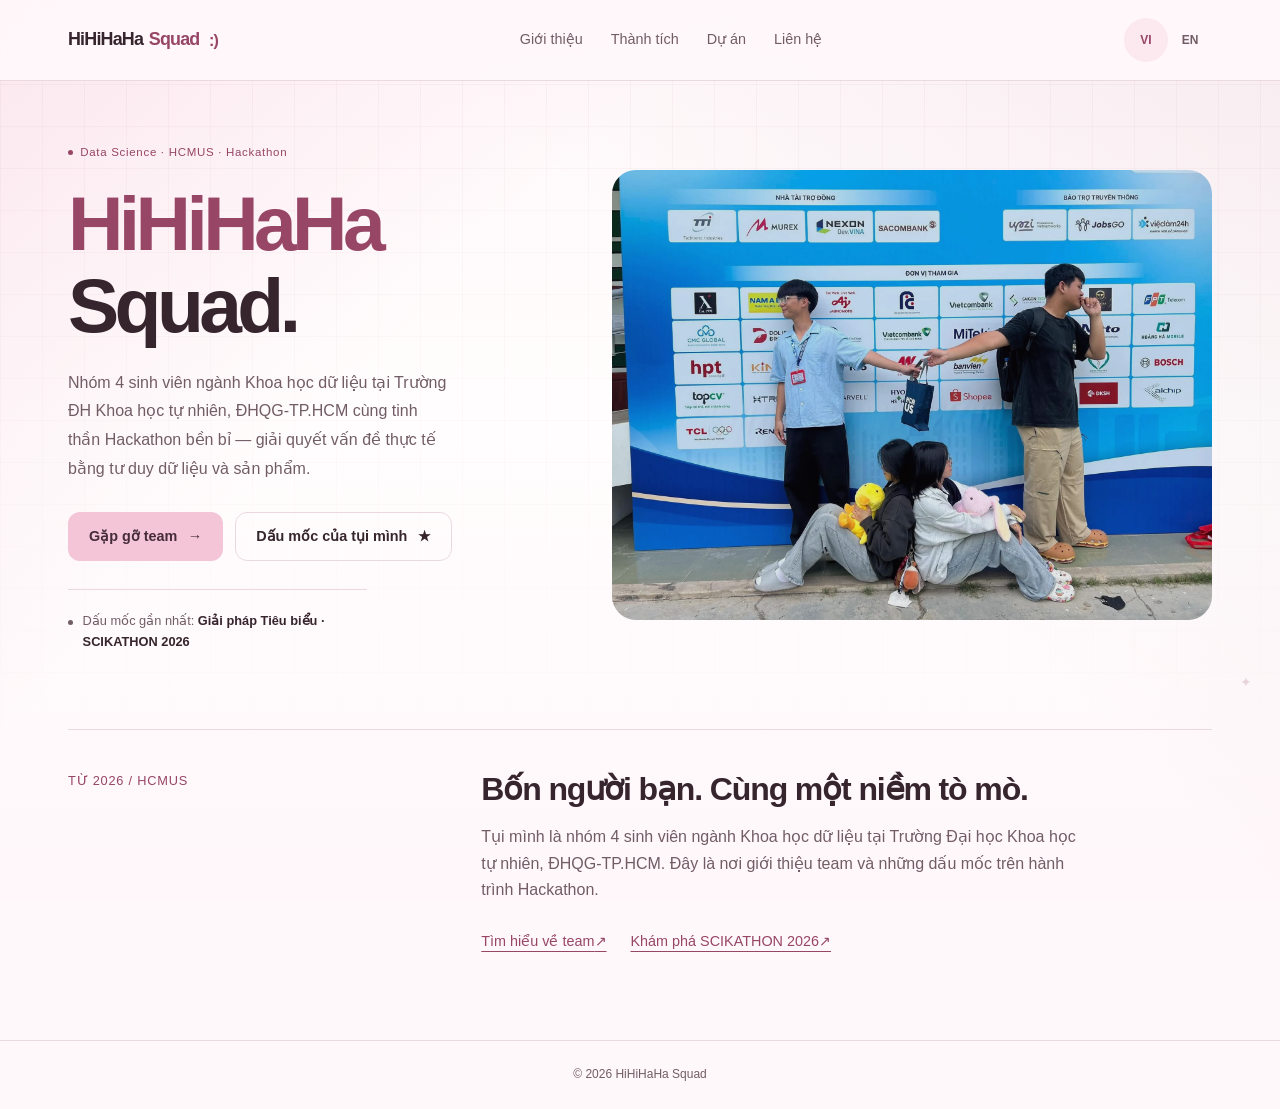
<file: index.html>
<!DOCTYPE html>
<html lang="vi">
<head>
  <meta charset="UTF-8">
  <meta name="viewport" content="width=device-width, initial-scale=1.0">
  <title>HiHiHaHa Squad — Data Science Hackathon Team | HCMUS</title>
  <meta name="description" content="HiHiHaHa Squad — Nhóm 4 sinh viên ngành Khoa học dữ liệu tại Trường ĐH Khoa học tự nhiên, ĐHQG-TP.HCM cùng tinh thần Hackathon bền bỉ và giải pháp thực tế.">
  <meta name="author" content="HiHiHaHa Squad">
  <meta name="theme-color" content="#fff8fa">

  <!-- Open Graph / Social -->
  <meta property="og:type" content="website">
  <meta property="og:title" content="HiHiHaHa Squad — Data Science Hackathon Team | HCMUS">
  <meta property="og:description" content="Nhóm 4 sinh viên ngành Khoa học dữ liệu tại Trường ĐH Khoa học tự nhiên, ĐHQG-TP.HCM với tinh thần Hackathon và giải pháp thực tế.">
  <meta property="og:image" content="homepage.png">

  <!-- Alternate Language -->
  <link rel="alternate" hreflang="vi" href="index.html">
  <link rel="alternate" hreflang="en" href="en/index.html">

  <link rel="icon" type="image/svg+xml" href="favicon.svg">
  <link rel="stylesheet" href="assets/css/styles.css">
</head>
<body id="top">
  <!-- Skip Link for Accessibility -->
  <a class="skip-link" href="#main">Đi đến nội dung chính</a>

  <!-- Header & Navigation -->
  <header class="site-header">
    <div class="container header-inner">
      <a href="index.html" class="site-brand" aria-label="HiHiHaHa Squad — Trang chủ">
        <span>HiHiHaHa</span>
        <span class="brand-text-accent">Squad</span>
        <span class="brand-smiley" aria-hidden="true">:)</span>
      </a>

      <!-- Desktop Nav -->
      <nav class="site-nav" aria-label="Điều hướng chính">
        <a href="about.html" class="nav-link">Giới thiệu</a>
        <a href="achievement.html" class="nav-link">Thành tích</a>
        <a href="project.html" class="nav-link">Dự án</a>
        <a href="contact.html" class="nav-link">Liên hệ</a>
      </nav>

      <!-- Language & Mobile Controls -->
      <div class="header-actions">
        <nav class="lang-switch" aria-label="Bộ chọn ngôn ngữ">
          <span class="lang-btn active" aria-current="true">VI</span>
          <span class="lang-sep" aria-hidden="true">/</span>
          <a href="en/index.html" class="lang-btn" lang="en" hreflang="en" aria-label="Chuyển sang Tiếng Anh">EN</a>
        </nav>

        <button type="button" class="menu-toggle" aria-expanded="false" aria-controls="mobile-nav" aria-label="Mở menu điều hướng">
          <span class="menu-toggle-icon" aria-hidden="true">
            <span></span>
            <span></span>
            <span></span>
          </span>
        </button>
      </div>
    </div>

    <!-- Mobile Nav Drawer -->
    <nav id="mobile-nav" class="mobile-nav" aria-label="Điều hướng trên điện thoại">
      <div class="mobile-nav-list">
        <a href="about.html" class="mobile-nav-link">
          <span>Giới thiệu</span>
          <span aria-hidden="true">→</span>
        </a>
        <a href="achievement.html" class="mobile-nav-link">
          <span>Thành tích</span>
          <span aria-hidden="true">→</span>
        </a>
        <a href="project.html" class="mobile-nav-link">
          <span>Dự án</span>
          <span aria-hidden="true">→</span>
        </a>
        <a href="contact.html" class="mobile-nav-link">
          <span>Liên hệ</span>
          <span aria-hidden="true">→</span>
        </a>
      </div>
    </nav>
  </header>

  <!-- Main Content -->
  <main id="main" class="site-main">
    <!-- Hero Section -->
    <section class="hero" aria-labelledby="hero-title">
      <picture class="hero-media">
        <source srcset="assets/images/hero/homepage.webp" type="image/webp" media="(min-width: 992px)">
        <source srcset="assets/images/hero/homepage-mobile.webp" type="image/webp" media="(max-width: 991px)">
        <img src="homepage.png" alt="HiHiHaHa Squad — Ảnh tập thể cả 4 thành viên tại sự kiện Hackathon" width="2048" height="1536" fetchpriority="high">
      </picture>

      <div class="container hero-content">
        <div class="hero-tag">
          <span class="badge badge-soft">
            <span class="badge-dot" aria-hidden="true"></span>
            Data Science · HCMUS · Hackathon
          </span>
        </div>

        <h1 id="hero-title" class="hero-title">
          HiHiHaHa<br><span>Squad.</span>
        </h1>

        <p class="hero-desc">
          Nhóm 4 sinh viên ngành Khoa học dữ liệu tại Trường ĐH Khoa học tự nhiên, ĐHQG-TP.HCM cùng tinh thần Hackathon bền bỉ — giải quyết vấn đề thực tế bằng tư duy dữ liệu và sản phẩm.
        </p>

        <div class="hero-actions">
          <a href="about.html" class="btn btn-primary">
            <span>Gặp gỡ team</span>
            <span aria-hidden="true">→</span>
          </a>
          <a href="achievement.html" class="btn btn-secondary">
            <span>Dấu mốc của tụi mình</span>
            <span aria-hidden="true">★</span>
          </a>
        </div>

        <div class="hero-teaser">
          <span class="badge-dot" aria-hidden="true"></span>
          <span>Dấu mốc gần nhất: <strong>Giải pháp Tiêu biểu · SCIKATHON 2026</strong></span>
        </div>
      </div>
    </section>

    <!-- Brief Squad Overview Teaser -->
    <section class="section" aria-labelledby="intro-title">
      <div class="container">
        <div class="intro-strip reveal">
          <p class="intro-label">TỪ 2026 / HCMUS</p>
          <div class="intro-copy">
            <h2 id="intro-title">Bốn người bạn. Cùng một niềm tò mò.</h2>
            <p>Tụi mình là nhóm 4 sinh viên ngành Khoa học dữ liệu tại Trường Đại học Khoa học tự nhiên, ĐHQG-TP.HCM. Đây là nơi giới thiệu team và những dấu mốc trên hành trình Hackathon.</p>
            <div class="intro-links">
              <a href="about.html">Tìm hiểu về team <span aria-hidden="true">↗</span></a>
              <a href="achievement.html">Khám phá SCIKATHON 2026 <span aria-hidden="true">↗</span></a>
            </div>
          </div>
        </div>
      </div>
    </section>
  </main>

  <!-- Footer -->
  <footer class="site-footer">
    <div class="container">
      <div class="footer-bottom">
        <p>© 2026 HiHiHaHa Squad</p>
      </div>
    </div>
  </footer>

  <script src="assets/js/main.js"></script>
</body>
</html>
</file>
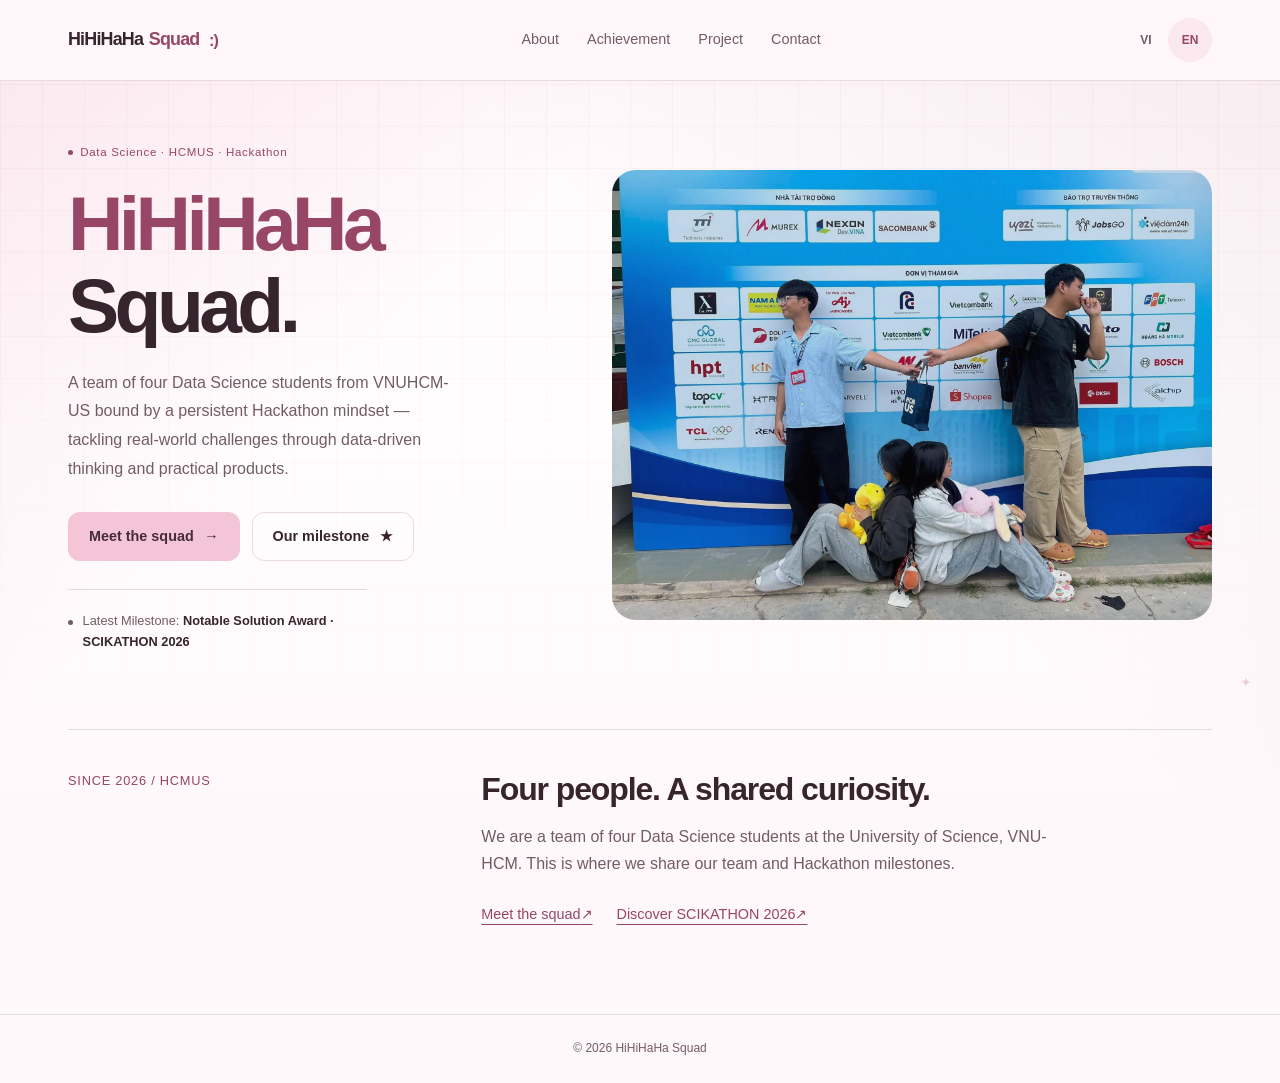
<file: en/index.html>
<!DOCTYPE html>
<html lang="en">
<head>
  <meta charset="UTF-8">
  <meta name="viewport" content="width=device-width, initial-scale=1.0">
  <title>HiHiHaHa Squad — Data Science Hackathon Team | HCMUS</title>
  <meta name="description" content="HiHiHaHa Squad — A team of four Data Science students from VNUHCM-US tackling real-world problems with a Hackathon mindset and data-driven solutions.">
  <meta name="author" content="HiHiHaHa Squad">
  <meta name="theme-color" content="#fff8fa">

  <!-- Open Graph / Social -->
  <meta property="og:type" content="website">
  <meta property="og:title" content="HiHiHaHa Squad — Data Science Hackathon Team | HCMUS">
  <meta property="og:description" content="A team of four Data Science students from VNUHCM-US driven by a persistent Hackathon mindset and practical products.">
  <meta property="og:image" content="../homepage.png">

  <!-- Alternate Language -->
  <link rel="alternate" hreflang="vi" href="../index.html">
  <link rel="alternate" hreflang="en" href="index.html">

  <link rel="icon" type="image/svg+xml" href="../favicon.svg">
  <link rel="stylesheet" href="../assets/css/styles.css">
</head>
<body id="top">
  <!-- Skip Link for Accessibility -->
  <a class="skip-link" href="#main">Skip to main content</a>

  <!-- Header & Navigation -->
  <header class="site-header">
    <div class="container header-inner">
      <a href="index.html" class="site-brand" aria-label="HiHiHaHa Squad — Home">
        <span>HiHiHaHa</span>
        <span class="brand-text-accent">Squad</span>
        <span class="brand-smiley" aria-hidden="true">:)</span>
      </a>

      <!-- Desktop Nav -->
      <nav class="site-nav" aria-label="Main Navigation">
        <a href="about.html" class="nav-link">About</a>
        <a href="achievement.html" class="nav-link">Achievement</a>
        <a href="project.html" class="nav-link">Project</a>
        <a href="contact.html" class="nav-link">Contact</a>
      </nav>

      <!-- Language & Mobile Controls -->
      <div class="header-actions">
        <nav class="lang-switch" aria-label="Language selector">
          <a href="../index.html" class="lang-btn" lang="vi" hreflang="vi" aria-label="Chuyển sang Tiếng Việt">VI</a>
          <span class="lang-sep" aria-hidden="true">/</span>
          <span class="lang-btn active" aria-current="true">EN</span>
        </nav>

        <button type="button" class="menu-toggle" aria-expanded="false" aria-controls="mobile-nav" aria-label="Toggle navigation menu">
          <span class="menu-toggle-icon" aria-hidden="true">
            <span></span>
            <span></span>
            <span></span>
          </span>
        </button>
      </div>
    </div>

    <!-- Mobile Nav Drawer -->
    <nav id="mobile-nav" class="mobile-nav" aria-label="Mobile Navigation">
      <div class="mobile-nav-list">
        <a href="about.html" class="mobile-nav-link">
          <span>About</span>
          <span aria-hidden="true">→</span>
        </a>
        <a href="achievement.html" class="mobile-nav-link">
          <span>Achievement</span>
          <span aria-hidden="true">→</span>
        </a>
        <a href="project.html" class="mobile-nav-link">
          <span>Project</span>
          <span aria-hidden="true">→</span>
        </a>
        <a href="contact.html" class="mobile-nav-link">
          <span>Contact</span>
          <span aria-hidden="true">→</span>
        </a>
      </div>
    </nav>
  </header>

  <!-- Main Content -->
  <main id="main" class="site-main">
    <!-- Hero Section -->
    <section class="hero" aria-labelledby="hero-title">
      <picture class="hero-media">
        <source srcset="../assets/images/hero/homepage.webp" type="image/webp" media="(min-width: 992px)">
        <source srcset="../assets/images/hero/homepage-mobile.webp" type="image/webp" media="(max-width: 991px)">
        <img src="../homepage.png" alt="HiHiHaHa Squad — All four squad members at a Hackathon event" width="2048" height="1536" fetchpriority="high">
      </picture>

      <div class="container hero-content">
        <div class="hero-tag">
          <span class="badge badge-soft">
            <span class="badge-dot" aria-hidden="true"></span>
            Data Science · HCMUS · Hackathon
          </span>
        </div>

        <h1 id="hero-title" class="hero-title">
          HiHiHaHa<br><span>Squad.</span>
        </h1>

        <p class="hero-desc">
          A team of four Data Science students from VNUHCM-US bound by a persistent Hackathon mindset — tackling real-world challenges through data-driven thinking and practical products.
        </p>

        <div class="hero-actions">
          <a href="about.html" class="btn btn-primary">
            <span>Meet the squad</span>
            <span aria-hidden="true">→</span>
          </a>
          <a href="achievement.html" class="btn btn-secondary">
            <span>Our milestone</span>
            <span aria-hidden="true">★</span>
          </a>
        </div>

        <div class="hero-teaser">
          <span class="badge-dot" aria-hidden="true"></span>
          <span>Latest Milestone: <strong>Notable Solution Award · SCIKATHON 2026</strong></span>
        </div>
      </div>
    </section>

    <!-- Brief Squad Overview Teaser -->
    <section class="section" aria-labelledby="intro-title">
      <div class="container">
        <div class="intro-strip reveal">
          <p class="intro-label">SINCE 2026 / HCMUS</p>
          <div class="intro-copy">
            <h2 id="intro-title">Four people. A shared curiosity.</h2>
            <p>We are a team of four Data Science students at the University of Science, VNU-HCM. This is where we share our team and Hackathon milestones.</p>
            <div class="intro-links">
              <a href="about.html">Meet the squad <span aria-hidden="true">↗</span></a>
              <a href="achievement.html">Discover SCIKATHON 2026 <span aria-hidden="true">↗</span></a>
            </div>
          </div>
        </div>
      </div>
    </section>
  </main>

  <!-- Footer -->
  <footer class="site-footer">
    <div class="container">
      <div class="footer-bottom">
        <p>© 2026 HiHiHaHa Squad</p>
      </div>
    </div>
  </footer>

  <script src="../assets/js/main.js"></script>
</body>
</html>
</file>
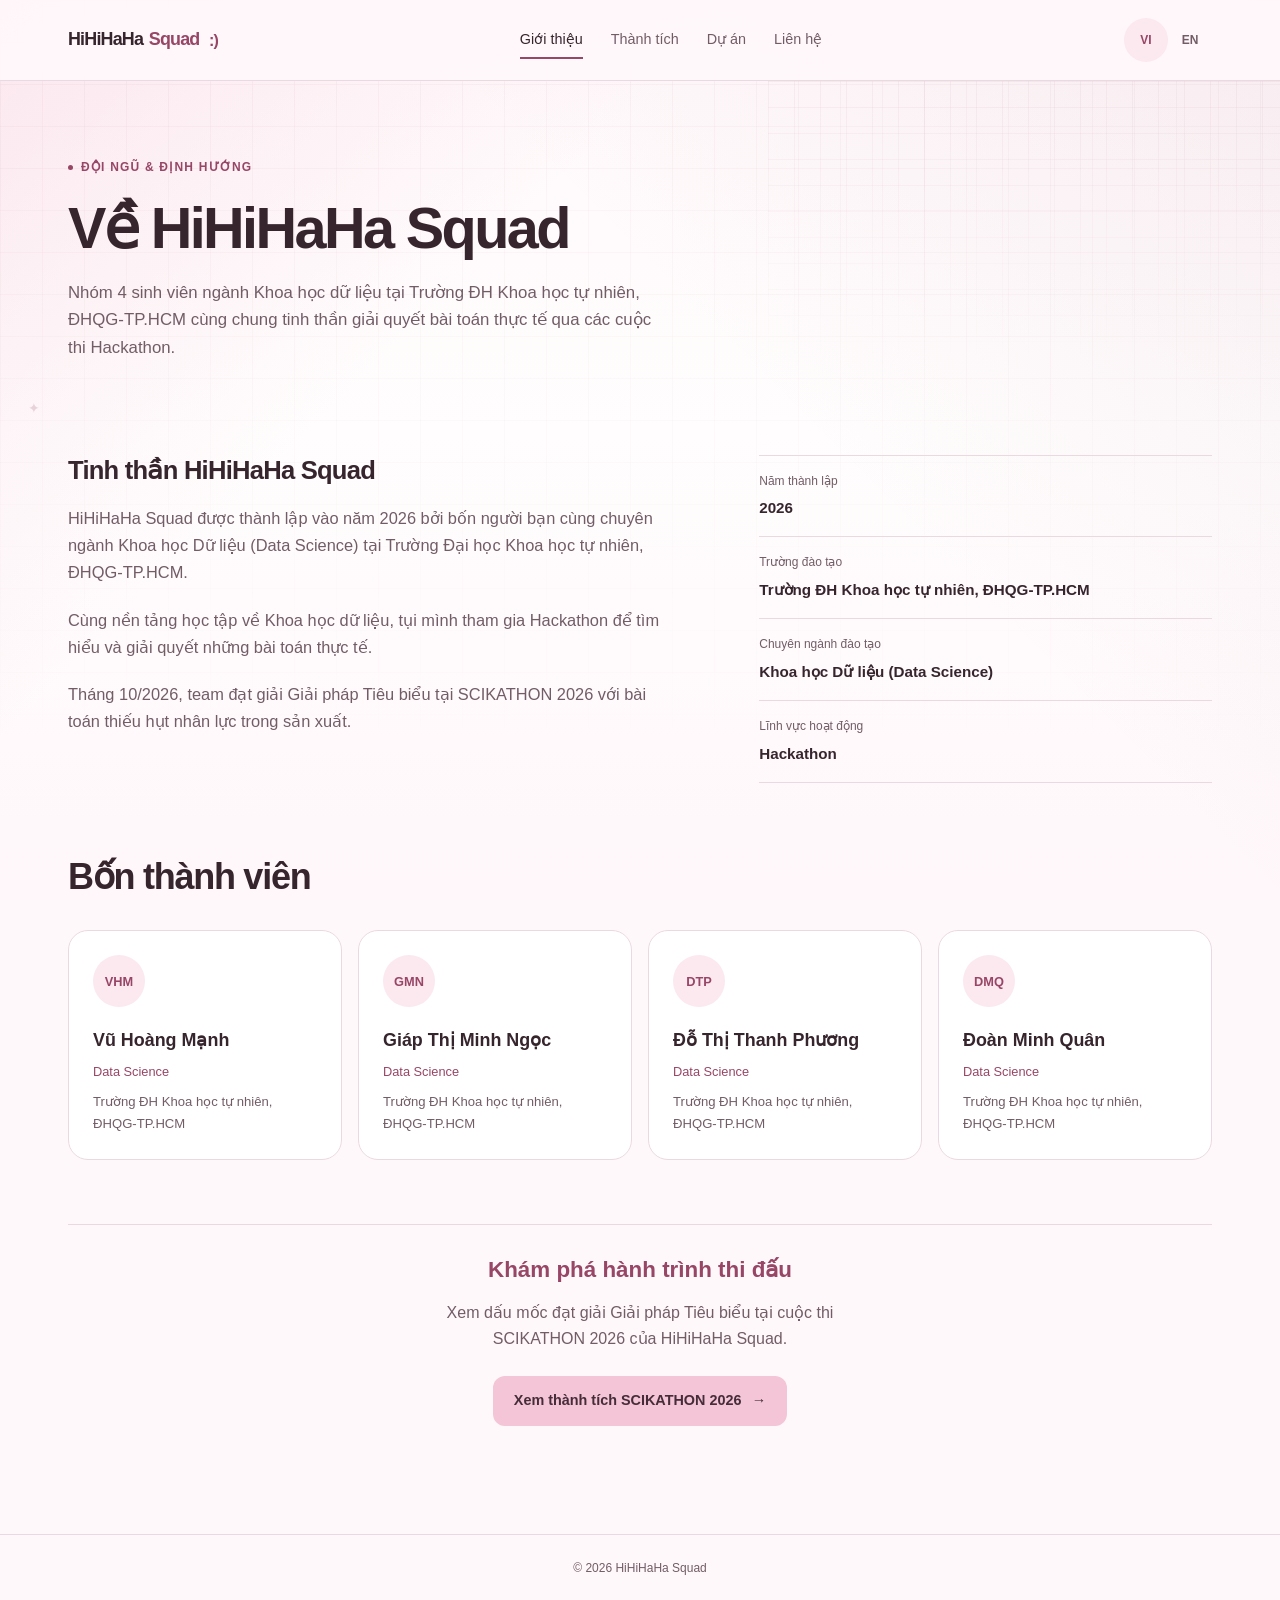
<file: about.html>
<!DOCTYPE html>
<html lang="vi">
<head>
  <meta charset="UTF-8">
  <meta name="viewport" content="width=device-width, initial-scale=1.0">
  <title>Giới thiệu | HiHiHaHa Squad</title>
  <meta name="description" content="Tìm hiểu về HiHiHaHa Squad — nhóm 4 sinh viên ngành Khoa học dữ liệu tại Trường ĐH Khoa học tự nhiên, ĐHQG-TP.HCM cùng tinh thần Hackathon và giải pháp thực tế.">
  <meta name="author" content="HiHiHaHa Squad">
  <meta name="theme-color" content="#fff8fa">

  <meta property="og:type" content="website">
  <meta property="og:title" content="Giới thiệu | HiHiHaHa Squad">
  <meta property="og:description" content="Nhóm 4 sinh viên ngành Khoa học dữ liệu tại Trường ĐH Khoa học tự nhiên, ĐHQG-TP.HCM cùng tinh thần Hackathon bền bỉ.">
  <meta property="og:image" content="homepage.png">

  <link rel="alternate" hreflang="vi" href="about.html">
  <link rel="alternate" hreflang="en" href="en/about.html">

  <link rel="icon" type="image/svg+xml" href="favicon.svg">
  <link rel="stylesheet" href="assets/css/styles.css">
</head>
<body id="top">
  <!-- Skip Link -->
  <a class="skip-link" href="#main">Đi đến nội dung chính</a>

  <!-- Header -->
  <header class="site-header">
    <div class="container header-inner">
      <a href="index.html" class="site-brand" aria-label="HiHiHaHa Squad — Trang chủ">
        <span>HiHiHaHa</span>
        <span class="brand-text-accent">Squad</span>
        <span class="brand-smiley" aria-hidden="true">:)</span>
      </a>

      <!-- Desktop Nav -->
      <nav class="site-nav" aria-label="Điều hướng chính">
        <a href="about.html" class="nav-link" aria-current="page">Giới thiệu</a>
        <a href="achievement.html" class="nav-link">Thành tích</a>
        <a href="project.html" class="nav-link">Dự án</a>
        <a href="contact.html" class="nav-link">Liên hệ</a>
      </nav>

      <!-- Language & Mobile Controls -->
      <div class="header-actions">
        <nav class="lang-switch" aria-label="Bộ chọn ngôn ngữ">
          <span class="lang-btn active" aria-current="true">VI</span>
          <span class="lang-sep" aria-hidden="true">/</span>
          <a href="en/about.html" class="lang-btn" lang="en" hreflang="en" aria-label="Chuyển sang tiếng Anh">EN</a>
        </nav>

        <button type="button" class="menu-toggle" aria-expanded="false" aria-controls="mobile-nav" aria-label="Mở menu điều hướng">
          <span class="menu-toggle-icon" aria-hidden="true">
            <span></span>
            <span></span>
            <span></span>
          </span>
        </button>
      </div>
    </div>

    <!-- Mobile Nav Drawer -->
    <nav id="mobile-nav" class="mobile-nav" aria-label="Điều hướng trên điện thoại">
      <div class="mobile-nav-list">
        <a href="about.html" class="mobile-nav-link" aria-current="page">
          <span>Giới thiệu</span>
          <span aria-hidden="true">→</span>
        </a>
        <a href="achievement.html" class="mobile-nav-link">
          <span>Thành tích</span>
          <span aria-hidden="true">→</span>
        </a>
        <a href="project.html" class="mobile-nav-link">
          <span>Dự án</span>
          <span aria-hidden="true">→</span>
        </a>
        <a href="contact.html" class="mobile-nav-link">
          <span>Liên hệ</span>
          <span aria-hidden="true">→</span>
        </a>
      </div>
    </nav>
  </header>

  <!-- Main Content -->
  <main id="main" class="site-main">
    <!-- Page Header -->
    <div class="page-header">
      <div class="container page-header-inner">
        <span class="page-eyebrow">
          <span class="badge-dot" aria-hidden="true"></span>
          Đội ngũ &amp; Định hướng
        </span>
        <h1 class="page-title">Về HiHiHaHa Squad</h1>
        <p class="page-lead">
          Nhóm 4 sinh viên ngành Khoa học dữ liệu tại Trường ĐH Khoa học tự nhiên, ĐHQG-TP.HCM cùng chung tinh thần giải quyết bài toán thực tế qua các cuộc thi Hackathon.
        </p>
      </div>
    </div>

    <!-- Story & Overview -->
    <section class="section" aria-labelledby="story-title">
      <div class="container">
        <div class="about-grid">
          <div class="story-card reveal">
            <h2 id="story-title">Tinh thần HiHiHaHa Squad</h2>
            <p>
              HiHiHaHa Squad được thành lập vào năm 2026 bởi bốn người bạn cùng chuyên ngành Khoa học Dữ liệu (Data Science) tại Trường Đại học Khoa học tự nhiên, ĐHQG-TP.HCM.
            </p>
            <p>Cùng nền tảng học tập về Khoa học dữ liệu, tụi mình tham gia Hackathon để tìm hiểu và giải quyết những bài toán thực tế.</p>
            <p>Tháng 10/2026, team đạt giải Giải pháp Tiêu biểu tại SCIKATHON 2026 với bài toán thiếu hụt nhân lực trong sản xuất.</p>
          </div>

          <div class="quick-facts reveal">
            <div class="fact-item">
              <div class="fact-icon" aria-hidden="true">✦</div>
              <div>
                <div class="fact-title">Năm thành lập</div>
                <div class="fact-value">2026</div>
              </div>
            </div>

            <div class="fact-item">
              <div class="fact-icon" aria-hidden="true">🎓</div>
              <div>
                <div class="fact-title">Trường đào tạo</div>
                <div class="fact-value">Trường ĐH Khoa học tự nhiên, ĐHQG-TP.HCM</div>
              </div>
            </div>

            <div class="fact-item">
              <div class="fact-icon" aria-hidden="true">📊</div>
              <div>
                <div class="fact-title">Chuyên ngành đào tạo</div>
                <div class="fact-value">Khoa học Dữ liệu (Data Science)</div>
              </div>
            </div>

            <div class="fact-item">
              <div class="fact-icon" aria-hidden="true">⚡</div>
              <div>
                <div class="fact-title">Lĩnh vực hoạt động</div>
                <div class="fact-value">Hackathon</div>
              </div>
            </div>
          </div>
        </div>

        <!-- Four Members Section -->
        <section aria-labelledby="members-heading">
          <h2 id="members-heading" class="members-section-title">Bốn thành viên</h2>

          <div class="members-grid">
            <!-- Member 1 -->
            <article class="member-card reveal">
              <div class="member-avatar" aria-hidden="true">VHM</div>
              <h3 class="member-name">Vũ Hoàng Mạnh</h3>
              <p class="member-major">Data Science</p>
              <p class="member-school">Trường ĐH Khoa học tự nhiên, ĐHQG-TP.HCM</p>
            </article>

            <!-- Member 2 -->
            <article class="member-card reveal">
              <div class="member-avatar" aria-hidden="true">GMN</div>
              <h3 class="member-name">Giáp Thị Minh Ngọc</h3>
              <p class="member-major">Data Science</p>
              <p class="member-school">Trường ĐH Khoa học tự nhiên, ĐHQG-TP.HCM</p>
            </article>

            <!-- Member 3 -->
            <article class="member-card reveal">
              <div class="member-avatar" aria-hidden="true">DTP</div>
              <h3 class="member-name">Đỗ Thị Thanh Phương</h3>
              <p class="member-major">Data Science</p>
              <p class="member-school">Trường ĐH Khoa học tự nhiên, ĐHQG-TP.HCM</p>
            </article>

            <!-- Member 4 -->
            <article class="member-card reveal">
              <div class="member-avatar" aria-hidden="true">DMQ</div>
              <h3 class="member-name">Đoàn Minh Quân</h3>
              <p class="member-major">Data Science</p>
              <p class="member-school">Trường ĐH Khoa học tự nhiên, ĐHQG-TP.HCM</p>
            </article>
          </div>
        </section>

        <!-- Navigation CTA Box -->
        <div class="card reveal" style="margin-top: var(--space-16); text-align: center; display: flex; flex-direction: column; align-items: center; gap: 1rem;">
          <h3 style="font-size: 1.4rem; color: var(--color-highlight);">Khám phá hành trình thi đấu</h3>
          <p style="color: var(--color-muted); max-width: 52ch;">
            Xem dấu mốc đạt giải Giải pháp Tiêu biểu tại cuộc thi SCIKATHON 2026 của HiHiHaHa Squad.
          </p>
          <a href="achievement.html" class="btn btn-primary" style="margin-top: 0.5rem;">
            <span>Xem thành tích SCIKATHON 2026</span>
            <span aria-hidden="true">→</span>
          </a>
        </div>
      </div>
    </section>
  </main>

  <!-- Footer -->
  <footer class="site-footer">
    <div class="container">
      <div class="footer-bottom">
        <p>© 2026 HiHiHaHa Squad</p>
      </div>
    </div>
  </footer>

  <script src="assets/js/main.js"></script>
</body>
</html>
</file>
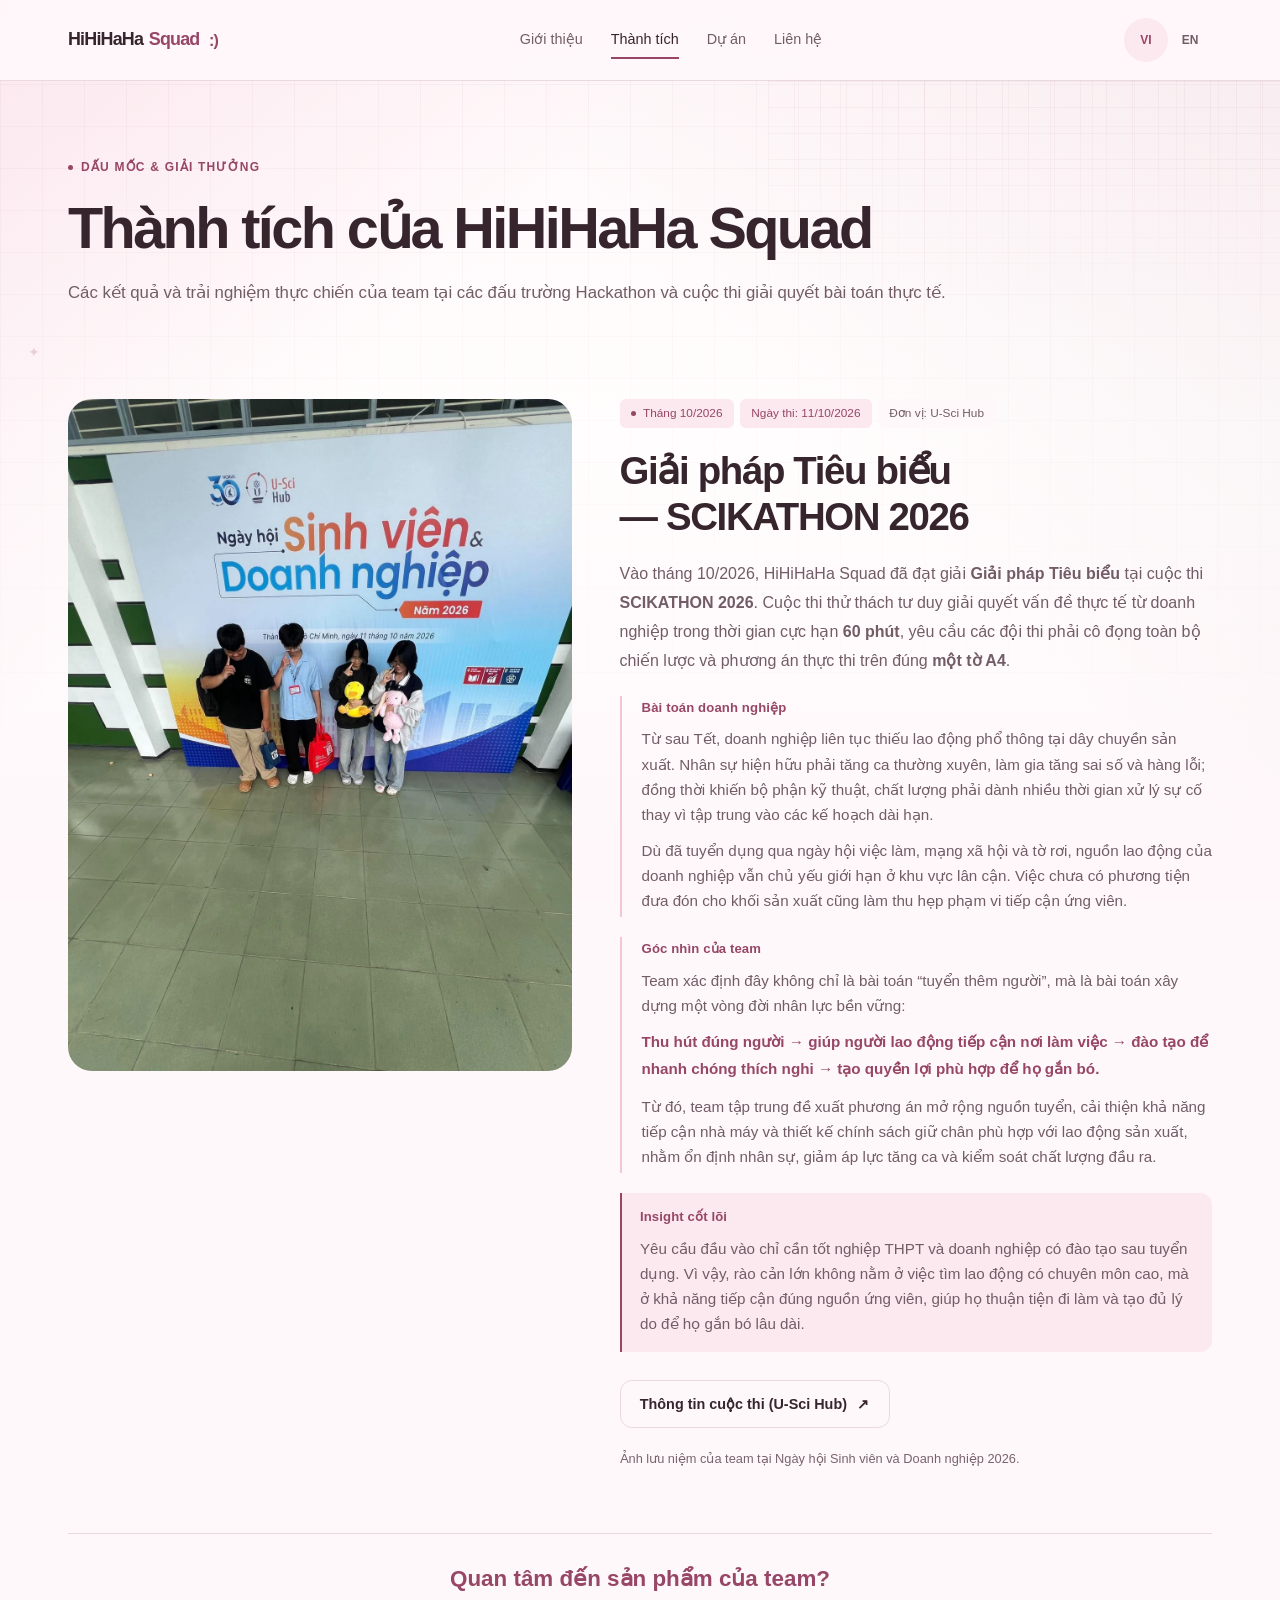
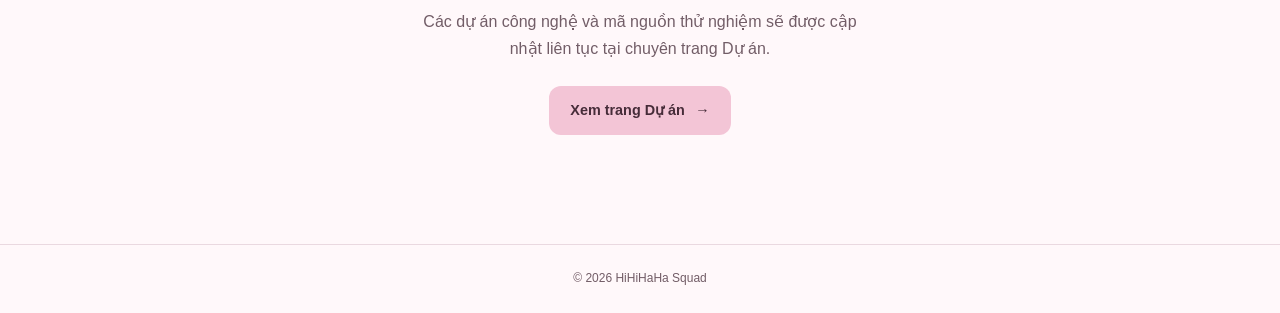
<file: achievement.html>
<!DOCTYPE html>
<html lang="vi">
<head>
  <meta charset="UTF-8">
  <meta name="viewport" content="width=device-width, initial-scale=1.0">
  <title>Thành tích | HiHiHaHa Squad</title>
  <meta name="description" content="Dấu mốc của HiHiHaHa Squad — Giải pháp Tiêu biểu tại SCIKATHON 2026 do U-Sci Hub tổ chức.">
  <meta name="author" content="HiHiHaHa Squad">
  <meta name="theme-color" content="#fff8fa">

  <meta property="og:type" content="website">
  <meta property="og:title" content="Thành tích | HiHiHaHa Squad">
  <meta property="og:description" content="Giải pháp Tiêu biểu tại SCIKATHON 2026 — Dấu mốc ấn tượng của HiHiHaHa Squad.">
  <meta property="og:image" content="scikathon.png">

  <link rel="alternate" hreflang="vi" href="achievement.html">
  <link rel="alternate" hreflang="en" href="en/achievement.html">

  <link rel="icon" type="image/svg+xml" href="favicon.svg">
  <link rel="stylesheet" href="assets/css/styles.css">
</head>
<body id="top">
  <!-- Skip Link -->
  <a class="skip-link" href="#main">Đi đến nội dung chính</a>

  <!-- Header -->
  <header class="site-header">
    <div class="container header-inner">
      <a href="index.html" class="site-brand" aria-label="HiHiHaHa Squad — Trang chủ">
        <span>HiHiHaHa</span>
        <span class="brand-text-accent">Squad</span>
        <span class="brand-smiley" aria-hidden="true">:)</span>
      </a>

      <!-- Desktop Nav -->
      <nav class="site-nav" aria-label="Điều hướng chính">
        <a href="about.html" class="nav-link">Giới thiệu</a>
        <a href="achievement.html" class="nav-link" aria-current="page">Thành tích</a>
        <a href="project.html" class="nav-link">Dự án</a>
        <a href="contact.html" class="nav-link">Liên hệ</a>
      </nav>

      <!-- Language & Mobile Controls -->
      <div class="header-actions">
        <nav class="lang-switch" aria-label="Bộ chọn ngôn ngữ">
          <span class="lang-btn active" aria-current="true">VI</span>
          <span class="lang-sep" aria-hidden="true">/</span>
          <a href="en/achievement.html" class="lang-btn" lang="en" hreflang="en" aria-label="Chuyển sang tiếng Anh">EN</a>
        </nav>

        <button type="button" class="menu-toggle" aria-expanded="false" aria-controls="mobile-nav" aria-label="Mở menu điều hướng">
          <span class="menu-toggle-icon" aria-hidden="true">
            <span></span>
            <span></span>
            <span></span>
          </span>
        </button>
      </div>
    </div>

    <!-- Mobile Nav Drawer -->
    <nav id="mobile-nav" class="mobile-nav" aria-label="Điều hướng trên điện thoại">
      <div class="mobile-nav-list">
        <a href="about.html" class="mobile-nav-link">
          <span>Giới thiệu</span>
          <span aria-hidden="true">→</span>
        </a>
        <a href="achievement.html" class="mobile-nav-link" aria-current="page">
          <span>Thành tích</span>
          <span aria-hidden="true">→</span>
        </a>
        <a href="project.html" class="mobile-nav-link">
          <span>Dự án</span>
          <span aria-hidden="true">→</span>
        </a>
        <a href="contact.html" class="mobile-nav-link">
          <span>Liên hệ</span>
          <span aria-hidden="true">→</span>
        </a>
      </div>
    </nav>
  </header>

  <!-- Main Content -->
  <main id="main" class="site-main">
    <!-- Page Header -->
    <div class="page-header">
      <div class="container page-header-inner page-header-wide">
        <span class="page-eyebrow">
          <span class="badge-dot" aria-hidden="true"></span>
          Dấu mốc &amp; Giải thưởng
        </span>
        <h1 class="page-title">Thành tích của HiHiHaHa Squad</h1>
        <p class="page-lead">
          Các kết quả và trải nghiệm thực chiến của team tại các đấu trường Hackathon và cuộc thi giải quyết bài toán thực tế.
        </p>
      </div>
    </div>

    <!-- Featured Achievement Showcase -->
    <section class="section" aria-labelledby="featured-achievement-title">
      <div class="container">
        <article class="achievement-showcase reveal">
          <!-- Event Photo -->
          <div class="achievement-media">
            <picture>
              <source srcset="assets/images/achievements/scikathon.webp" type="image/webp">
              <img src="scikathon.png" alt="HiHiHaHa Squad cùng ảnh lưu niệm sự kiện tại SCIKATHON 2026" width="1536" height="2048" loading="lazy">
            </picture>
          </div>

          <!-- Event Story & Details -->
          <div class="achievement-content">
            <div class="achievement-meta-list">
              <span class="badge badge-highlight">
                <span class="badge-dot" aria-hidden="true"></span>
                <time datetime="2026-10">Tháng 10/2026</time>
              </span>
              <span class="badge badge-soft">Ngày thi: 11/10/2026</span>
              <span class="badge">Đơn vị: U-Sci Hub</span>
            </div>

            <h2 id="featured-achievement-title" class="achievement-award-title">
              Giải pháp Tiêu biểu — SCIKATHON 2026
            </h2>

            <p class="achievement-narrative">
              Vào tháng 10/2026, HiHiHaHa Squad đã đạt giải <strong>Giải pháp Tiêu biểu</strong> tại cuộc thi <strong>SCIKATHON 2026</strong>. Cuộc thi thử thách tư duy giải quyết vấn đề thực tế từ doanh nghiệp trong thời gian cực hạn <strong>60 phút</strong>, yêu cầu các đội thi phải cô đọng toàn bộ chiến lược và phương án thực thi trên đúng <strong>một tờ A4</strong>.
            </p>

            <div class="achievement-challenge-box">
              <h3 class="challenge-label">Bài toán doanh nghiệp</h3>
              <p class="challenge-text">
                Từ sau Tết, doanh nghiệp liên tục thiếu lao động phổ thông tại dây chuyền sản xuất. Nhân sự hiện hữu phải tăng ca thường xuyên, làm gia tăng sai số và hàng lỗi; đồng thời khiến bộ phận kỹ thuật, chất lượng phải dành nhiều thời gian xử lý sự cố thay vì tập trung vào các kế hoạch dài hạn.
              </p>
              <p class="challenge-text">
                Dù đã tuyển dụng qua ngày hội việc làm, mạng xã hội và tờ rơi, nguồn lao động của doanh nghiệp vẫn chủ yếu giới hạn ở khu vực lân cận. Việc chưa có phương tiện đưa đón cho khối sản xuất cũng làm thu hẹp phạm vi tiếp cận ứng viên.
              </p>
            </div>

            <div class="achievement-challenge-box">
              <h3 class="challenge-label">Góc nhìn của team</h3>
              <p class="challenge-text">
                Team xác định đây không chỉ là bài toán “tuyển thêm người”, mà là bài toán xây dựng một vòng đời nhân lực bền vững:
              </p>
              <p class="achievement-cycle">
                <strong>Thu hút đúng người → giúp người lao động tiếp cận nơi làm việc → đào tạo để nhanh chóng thích nghi → tạo quyền lợi phù hợp để họ gắn bó.</strong>
              </p>
              <p class="challenge-text">
                Từ đó, team tập trung đề xuất phương án mở rộng nguồn tuyển, cải thiện khả năng tiếp cận nhà máy và thiết kế chính sách giữ chân phù hợp với lao động sản xuất, nhằm ổn định nhân sự, giảm áp lực tăng ca và kiểm soát chất lượng đầu ra.
              </p>
            </div>

            <div class="achievement-challenge-box achievement-insight-box">
              <h3 class="challenge-label">Insight cốt lõi</h3>
              <p class="challenge-text">
                Yêu cầu đầu vào chỉ cần tốt nghiệp THPT và doanh nghiệp có đào tạo sau tuyển dụng. Vì vậy, rào cản lớn không nằm ở việc tìm lao động có chuyên môn cao, mà ở khả năng tiếp cận đúng nguồn ứng viên, giúp họ thuận tiện đi làm và tạo đủ lý do để họ gắn bó lâu dài.
              </p>
            </div>

            <div style="display: flex; flex-wrap: wrap; align-items: center; gap: 1rem; padding-top: 0.5rem;">
              <a href="https://uscihub.vn/scikathon-2026/" target="_blank" rel="noopener noreferrer" class="btn btn-secondary" style="font-size: 0.9rem; padding: 0.6rem 1.2rem;">
                <span>Thông tin cuộc thi (U-Sci Hub)</span>
                <span aria-hidden="true">↗</span>
              </a>
            </div>

            <p class="achievement-source-note">Ảnh lưu niệm của team tại Ngày hội Sinh viên và Doanh nghiệp 2026.</p>
          </div>
        </article>

        <!-- Forward CTA -->
        <div class="card reveal" style="margin-top: var(--space-16); text-align: center; display: flex; flex-direction: column; align-items: center; gap: 1rem;">
          <h3 style="font-size: 1.4rem; color: var(--color-highlight);">Quan tâm đến sản phẩm của team?</h3>
          <p style="color: var(--color-muted); max-width: 52ch;">
            Các dự án công nghệ và mã nguồn thử nghiệm sẽ được cập nhật liên tục tại chuyên trang Dự án.
          </p>
          <a href="project.html" class="btn btn-primary" style="margin-top: 0.5rem;">
            <span>Xem trang Dự án</span>
            <span aria-hidden="true">→</span>
          </a>
        </div>
      </div>
    </section>
  </main>

  <!-- Footer -->
  <footer class="site-footer">
    <div class="container">
      <div class="footer-bottom">
        <p>© 2026 HiHiHaHa Squad</p>
      </div>
    </div>
  </footer>

  <script src="assets/js/main.js"></script>
</body>
</html>
</file>
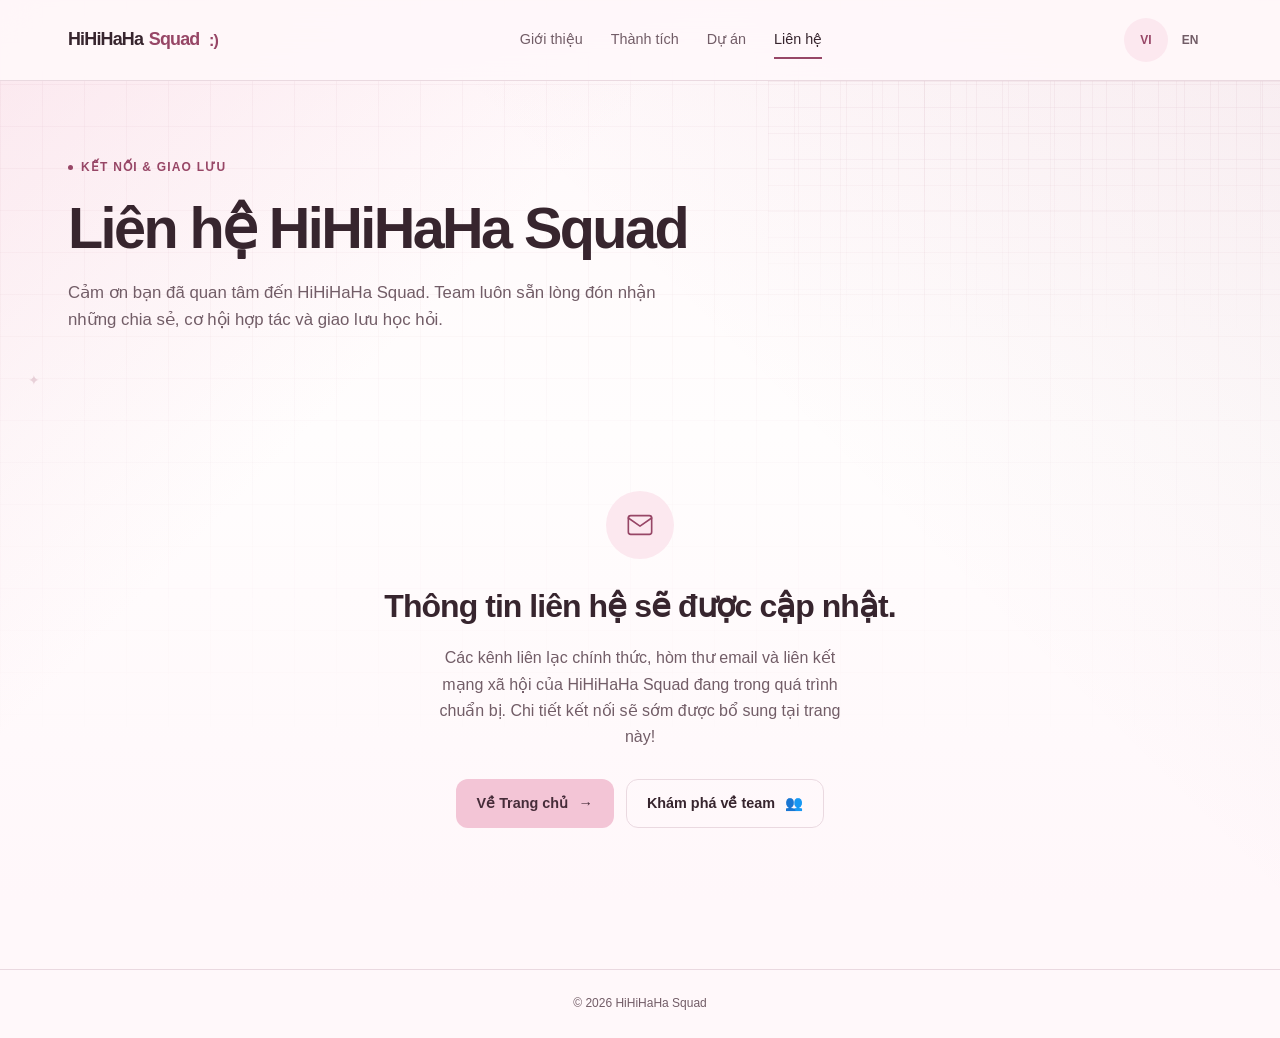
<file: contact.html>
<!DOCTYPE html>
<html lang="vi">
<head>
  <meta charset="UTF-8">
  <meta name="viewport" content="width=device-width, initial-scale=1.0">
  <title>Liên hệ | HiHiHaHa Squad</title>
  <meta name="description" content="Kết nối với HiHiHaHa Squad — đội ngũ Hackathon ngành Khoa học dữ liệu tại Trường ĐH Khoa học tự nhiên, ĐHQG-TP.HCM.">
  <meta name="author" content="HiHiHaHa Squad">
  <meta name="theme-color" content="#fff8fa">

  <meta property="og:type" content="website">
  <meta property="og:title" content="Liên hệ | HiHiHaHa Squad">
  <meta property="og:description" content="Kết nối với HiHiHaHa Squad — đội ngũ Hackathon ngành Khoa học dữ liệu tại HCMUS.">
  <meta property="og:image" content="homepage.png">

  <link rel="alternate" hreflang="vi" href="contact.html">
  <link rel="alternate" hreflang="en" href="en/contact.html">

  <link rel="icon" type="image/svg+xml" href="favicon.svg">
  <link rel="stylesheet" href="assets/css/styles.css">
</head>
<body id="top">
  <!-- Skip Link -->
  <a class="skip-link" href="#main">Đi đến nội dung chính</a>

  <!-- Header -->
  <header class="site-header">
    <div class="container header-inner">
      <a href="index.html" class="site-brand" aria-label="HiHiHaHa Squad — Trang chủ">
        <span>HiHiHaHa</span>
        <span class="brand-text-accent">Squad</span>
        <span class="brand-smiley" aria-hidden="true">:)</span>
      </a>

      <!-- Desktop Nav -->
      <nav class="site-nav" aria-label="Điều hướng chính">
        <a href="about.html" class="nav-link">Giới thiệu</a>
        <a href="achievement.html" class="nav-link">Thành tích</a>
        <a href="project.html" class="nav-link">Dự án</a>
        <a href="contact.html" class="nav-link" aria-current="page">Liên hệ</a>
      </nav>

      <!-- Language & Mobile Controls -->
      <div class="header-actions">
        <nav class="lang-switch" aria-label="Bộ chọn ngôn ngữ">
          <span class="lang-btn active" aria-current="true">VI</span>
          <span class="lang-sep" aria-hidden="true">/</span>
          <a href="en/contact.html" class="lang-btn" lang="en" hreflang="en" aria-label="Chuyển sang tiếng Anh">EN</a>
        </nav>

        <button type="button" class="menu-toggle" aria-expanded="false" aria-controls="mobile-nav" aria-label="Mở menu điều hướng">
          <span class="menu-toggle-icon" aria-hidden="true">
            <span></span>
            <span></span>
            <span></span>
          </span>
        </button>
      </div>
    </div>

    <!-- Mobile Nav Drawer -->
    <nav id="mobile-nav" class="mobile-nav" aria-label="Điều hướng trên điện thoại">
      <div class="mobile-nav-list">
        <a href="about.html" class="mobile-nav-link">
          <span>Giới thiệu</span>
          <span aria-hidden="true">→</span>
        </a>
        <a href="achievement.html" class="mobile-nav-link">
          <span>Thành tích</span>
          <span aria-hidden="true">→</span>
        </a>
        <a href="project.html" class="mobile-nav-link">
          <span>Dự án</span>
          <span aria-hidden="true">→</span>
        </a>
        <a href="contact.html" class="mobile-nav-link" aria-current="page">
          <span>Liên hệ</span>
          <span aria-hidden="true">→</span>
        </a>
      </div>
    </nav>
  </header>

  <!-- Main Content -->
  <main id="main" class="site-main">
    <!-- Page Header -->
    <div class="page-header">
      <div class="container page-header-inner">
        <span class="page-eyebrow">
          <span class="badge-dot" aria-hidden="true"></span>
          Kết nối &amp; Giao lưu
        </span>
        <h1 class="page-title">Liên hệ HiHiHaHa Squad</h1>
        <p class="page-lead">
          Cảm ơn bạn đã quan tâm đến HiHiHaHa Squad. Team luôn sẵn lòng đón nhận những chia sẻ, cơ hội hợp tác và giao lưu học hỏi.
        </p>
      </div>
    </div>

    <!-- Empty State Section -->
    <section class="section" aria-labelledby="empty-contact-title">
      <div class="container">
        <div class="empty-state-card reveal">
          <div class="empty-state-icon" aria-hidden="true">
            <svg width="36" height="36" viewBox="0 0 24 24" fill="none" stroke="currentColor" stroke-width="2" stroke-linecap="round" stroke-linejoin="round">
              <path d="M4 4h16c1.1 0 2 .9 2 2v12c0 1.1-.9 2-2 2H4c-1.1 0-2-.9-2-2V6c0-1.1.9-2 2-2z"></path>
              <polyline points="22,6 12,13 2,6"></polyline>
            </svg>
          </div>

          <h2 id="empty-contact-title" class="empty-state-title">
            Thông tin liên hệ sẽ được cập nhật.
          </h2>

          <p class="empty-state-desc">
            Các kênh liên lạc chính thức, hòm thư email và liên kết mạng xã hội của HiHiHaHa Squad đang trong quá trình chuẩn bị. Chi tiết kết nối sẽ sớm được bổ sung tại trang này!
          </p>

          <div class="empty-state-actions">
            <a href="index.html" class="btn btn-primary">
              <span>Về Trang chủ</span>
              <span aria-hidden="true">→</span>
            </a>
            <a href="about.html" class="btn btn-secondary">
              <span>Khám phá về team</span>
              <span aria-hidden="true">👥</span>
            </a>
          </div>
        </div>
      </div>
    </section>
  </main>

  <!-- Footer -->
  <footer class="site-footer">
    <div class="container">
      <div class="footer-bottom">
        <p>© 2026 HiHiHaHa Squad</p>
      </div>
    </div>
  </footer>

  <script src="assets/js/main.js"></script>
</body>
</html>
</file>
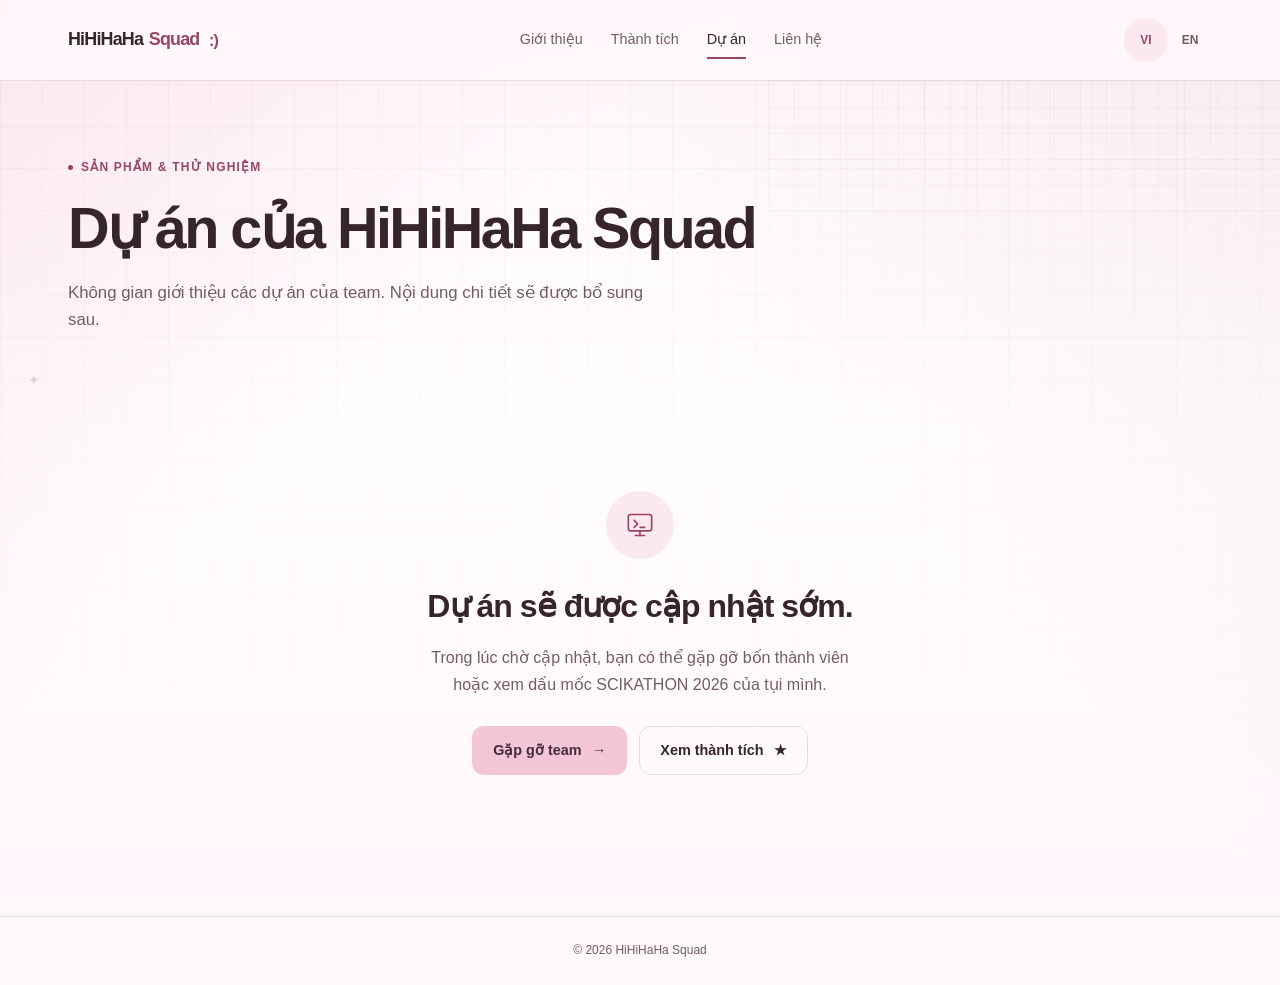
<file: project.html>
<!DOCTYPE html>
<html lang="vi">
<head>
  <meta charset="UTF-8">
  <meta name="viewport" content="width=device-width, initial-scale=1.0">
  <title>Dự án | HiHiHaHa Squad</title>
  <meta name="description" content="Dự án và sản phẩm công nghệ của HiHiHaHa Squad — các sản phẩm Hackathon và giải pháp dữ liệu.">
  <meta name="author" content="HiHiHaHa Squad">
  <meta name="theme-color" content="#fff8fa">

  <meta property="og:type" content="website">
  <meta property="og:title" content="Dự án | HiHiHaHa Squad">
  <meta property="og:description" content="Dự án và sản phẩm công nghệ của HiHiHaHa Squad.">
  <meta property="og:image" content="homepage.png">

  <link rel="alternate" hreflang="vi" href="project.html">
  <link rel="alternate" hreflang="en" href="en/project.html">

  <link rel="icon" type="image/svg+xml" href="favicon.svg">
  <link rel="stylesheet" href="assets/css/styles.css">
</head>
<body id="top">
  <!-- Skip Link -->
  <a class="skip-link" href="#main">Đi đến nội dung chính</a>

  <!-- Header -->
  <header class="site-header">
    <div class="container header-inner">
      <a href="index.html" class="site-brand" aria-label="HiHiHaHa Squad — Trang chủ">
        <span>HiHiHaHa</span>
        <span class="brand-text-accent">Squad</span>
        <span class="brand-smiley" aria-hidden="true">:)</span>
      </a>

      <!-- Desktop Nav -->
      <nav class="site-nav" aria-label="Điều hướng chính">
        <a href="about.html" class="nav-link">Giới thiệu</a>
        <a href="achievement.html" class="nav-link">Thành tích</a>
        <a href="project.html" class="nav-link" aria-current="page">Dự án</a>
        <a href="contact.html" class="nav-link">Liên hệ</a>
      </nav>

      <!-- Language & Mobile Controls -->
      <div class="header-actions">
        <nav class="lang-switch" aria-label="Bộ chọn ngôn ngữ">
          <span class="lang-btn active" aria-current="true">VI</span>
          <span class="lang-sep" aria-hidden="true">/</span>
          <a href="en/project.html" class="lang-btn" lang="en" hreflang="en" aria-label="Chuyển sang tiếng Anh">EN</a>
        </nav>

        <button type="button" class="menu-toggle" aria-expanded="false" aria-controls="mobile-nav" aria-label="Mở menu điều hướng">
          <span class="menu-toggle-icon" aria-hidden="true">
            <span></span>
            <span></span>
            <span></span>
          </span>
        </button>
      </div>
    </div>

    <!-- Mobile Nav Drawer -->
    <nav id="mobile-nav" class="mobile-nav" aria-label="Điều hướng trên điện thoại">
      <div class="mobile-nav-list">
        <a href="about.html" class="mobile-nav-link">
          <span>Giới thiệu</span>
          <span aria-hidden="true">→</span>
        </a>
        <a href="achievement.html" class="mobile-nav-link">
          <span>Thành tích</span>
          <span aria-hidden="true">→</span>
        </a>
        <a href="project.html" class="mobile-nav-link" aria-current="page">
          <span>Dự án</span>
          <span aria-hidden="true">→</span>
        </a>
        <a href="contact.html" class="mobile-nav-link">
          <span>Liên hệ</span>
          <span aria-hidden="true">→</span>
        </a>
      </div>
    </nav>
  </header>

  <!-- Main Content -->
  <main id="main" class="site-main">
    <!-- Page Header -->
    <div class="page-header">
      <div class="container page-header-inner">
        <span class="page-eyebrow">
          <span class="badge-dot" aria-hidden="true"></span>
          Sản phẩm &amp; Thử nghiệm
        </span>
        <h1 class="page-title">Dự án của HiHiHaHa Squad</h1>
        <p class="page-lead">Không gian giới thiệu các dự án của team. Nội dung chi tiết sẽ được bổ sung sau.</p>
      </div>
    </div>

    <!-- Empty State Section -->
    <section class="section" aria-labelledby="empty-state-title">
      <div class="container">
        <div class="empty-state-card reveal">
          <div class="empty-state-icon" aria-hidden="true">
            <svg width="36" height="36" viewBox="0 0 24 24" fill="none" stroke="currentColor" stroke-width="2" stroke-linecap="round" stroke-linejoin="round">
              <rect x="2" y="3" width="20" height="14" rx="2" ry="2"></rect>
              <line x1="8" y1="21" x2="16" y2="21"></line>
              <line x1="12" y1="17" x2="12" y2="21"></line>
              <path d="M7 8l3 3-3 3"></path>
              <line x1="12" y1="14" x2="16" y2="14"></line>
            </svg>
          </div>

          <h2 id="empty-state-title" class="empty-state-title">
            Dự án sẽ được cập nhật sớm.
          </h2>

          <p class="empty-state-desc">Trong lúc chờ cập nhật, bạn có thể gặp gỡ bốn thành viên hoặc xem dấu mốc SCIKATHON 2026 của tụi mình.</p>

          <div class="empty-state-actions">
            <a href="about.html" class="btn btn-primary">
              <span>Gặp gỡ team</span>
              <span aria-hidden="true">→</span>
            </a>
            <a href="achievement.html" class="btn btn-secondary">
              <span>Xem thành tích</span>
              <span aria-hidden="true">★</span>
            </a>
          </div>
        </div>
      </div>
    </section>
  </main>

  <!-- Footer -->
  <footer class="site-footer">
    <div class="container">
      <div class="footer-bottom">
        <p>© 2026 HiHiHaHa Squad</p>
      </div>
    </div>
  </footer>

  <script src="assets/js/main.js"></script>
</body>
</html>
</file>
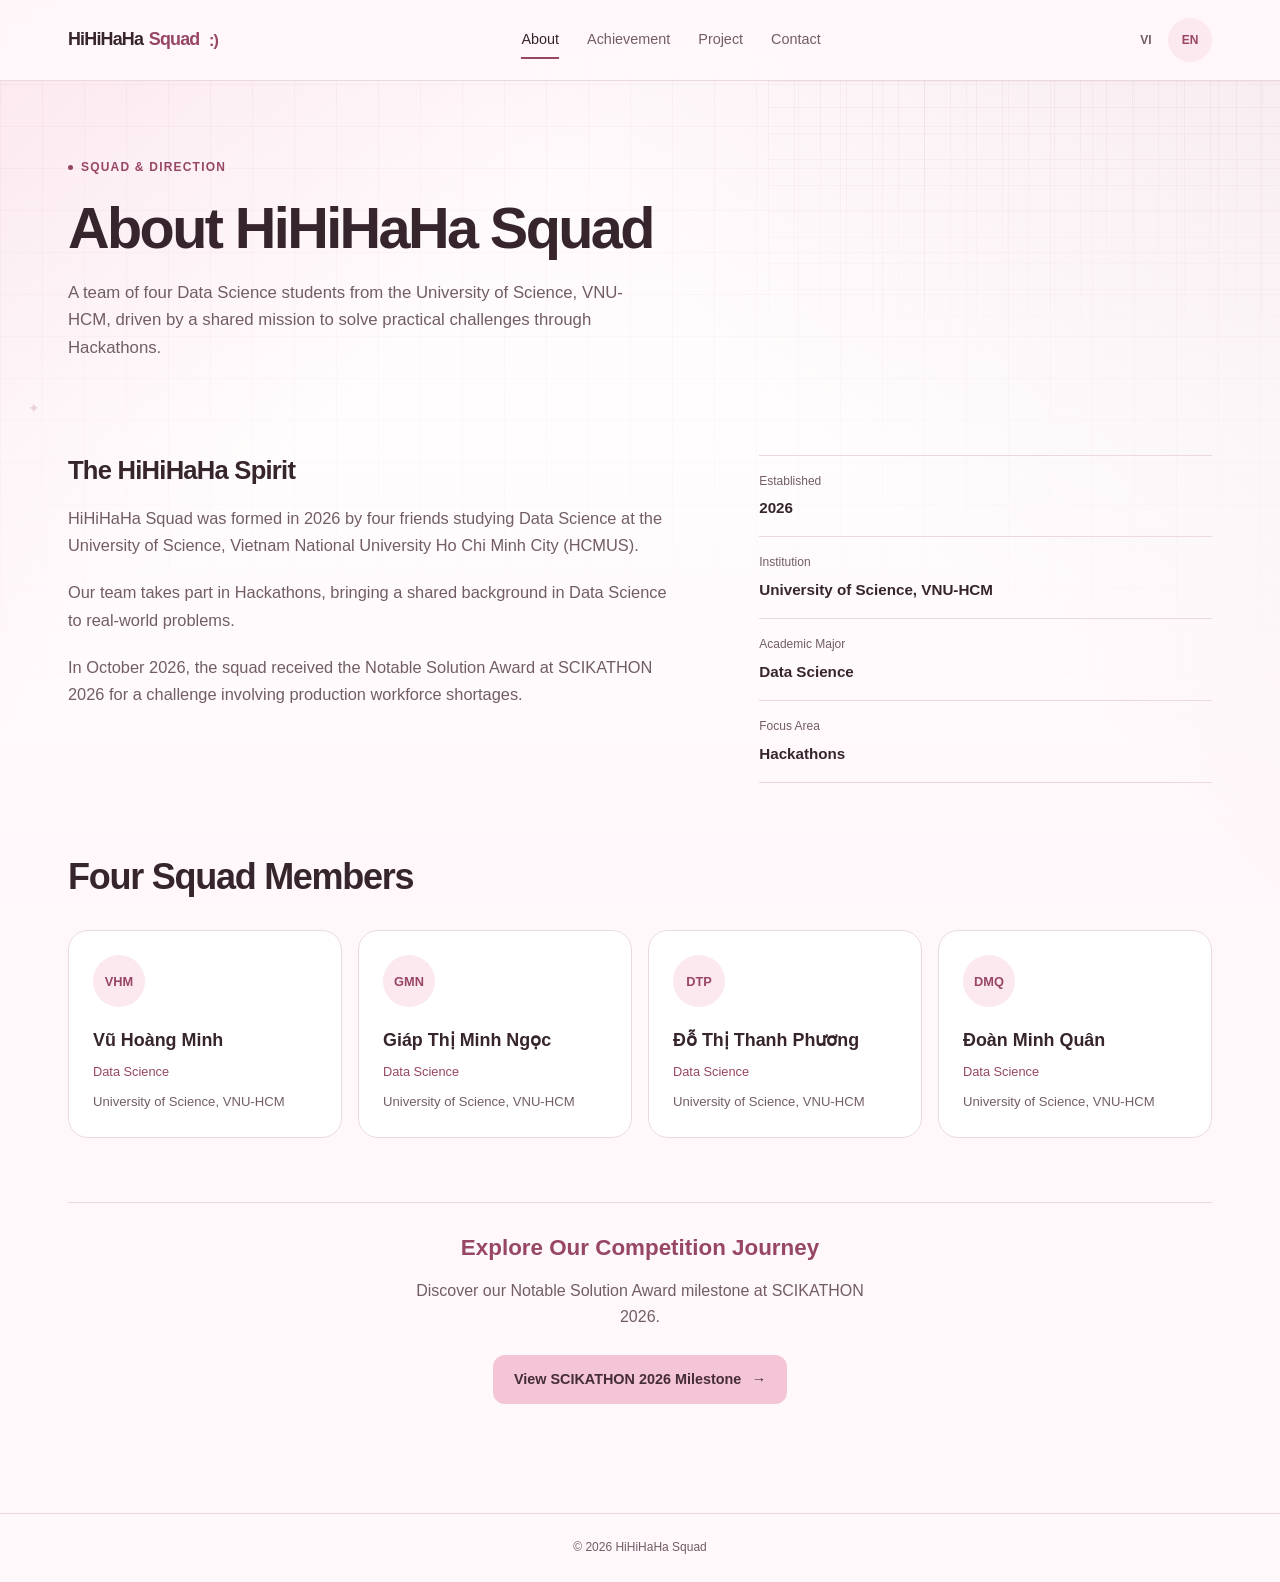
<file: en/about.html>
<!DOCTYPE html>
<html lang="en">
<head>
  <meta charset="UTF-8">
  <meta name="viewport" content="width=device-width, initial-scale=1.0">
  <title>About | HiHiHaHa Squad</title>
  <meta name="description" content="Learn about HiHiHaHa Squad — a team of four Data Science students from VNUHCM-US tackling Hackathon challenges with practical data solutions.">
  <meta name="author" content="HiHiHaHa Squad">
  <meta name="theme-color" content="#fff8fa">

  <meta property="og:type" content="website">
  <meta property="og:title" content="About | HiHiHaHa Squad">
  <meta property="og:description" content="A team of four Data Science students from VNUHCM-US with a shared Hackathon mindset and energetic team synergy.">
  <meta property="og:image" content="../homepage.png">

  <link rel="alternate" hreflang="vi" href="../about.html">
  <link rel="alternate" hreflang="en" href="about.html">

  <link rel="icon" type="image/svg+xml" href="../favicon.svg">
  <link rel="stylesheet" href="../assets/css/styles.css">
</head>
<body id="top">
  <!-- Skip Link -->
  <a class="skip-link" href="#main">Skip to main content</a>

  <!-- Header -->
  <header class="site-header">
    <div class="container header-inner">
      <a href="index.html" class="site-brand" aria-label="HiHiHaHa Squad — Home">
        <span>HiHiHaHa</span>
        <span class="brand-text-accent">Squad</span>
        <span class="brand-smiley" aria-hidden="true">:)</span>
      </a>

      <!-- Desktop Nav -->
      <nav class="site-nav" aria-label="Main Navigation">
        <a href="about.html" class="nav-link" aria-current="page">About</a>
        <a href="achievement.html" class="nav-link">Achievement</a>
        <a href="project.html" class="nav-link">Project</a>
        <a href="contact.html" class="nav-link">Contact</a>
      </nav>

      <!-- Language & Mobile Controls -->
      <div class="header-actions">
        <nav class="lang-switch" aria-label="Language selector">
          <a href="../about.html" class="lang-btn" lang="vi" hreflang="vi" aria-label="Chuyển sang Tiếng Việt">VI</a>
          <span class="lang-sep" aria-hidden="true">/</span>
          <span class="lang-btn active" aria-current="true">EN</span>
        </nav>

        <button type="button" class="menu-toggle" aria-expanded="false" aria-controls="mobile-nav" aria-label="Toggle navigation menu">
          <span class="menu-toggle-icon" aria-hidden="true">
            <span></span>
            <span></span>
            <span></span>
          </span>
        </button>
      </div>
    </div>

    <!-- Mobile Nav Drawer -->
    <nav id="mobile-nav" class="mobile-nav" aria-label="Mobile Navigation">
      <div class="mobile-nav-list">
        <a href="about.html" class="mobile-nav-link" aria-current="page">
          <span>About</span>
          <span aria-hidden="true">→</span>
        </a>
        <a href="achievement.html" class="mobile-nav-link">
          <span>Achievement</span>
          <span aria-hidden="true">→</span>
        </a>
        <a href="project.html" class="mobile-nav-link">
          <span>Project</span>
          <span aria-hidden="true">→</span>
        </a>
        <a href="contact.html" class="mobile-nav-link">
          <span>Contact</span>
          <span aria-hidden="true">→</span>
        </a>
      </div>
    </nav>
  </header>

  <!-- Main Content -->
  <main id="main" class="site-main">
    <!-- Page Header -->
    <div class="page-header">
      <div class="container page-header-inner">
        <span class="page-eyebrow">
          <span class="badge-dot" aria-hidden="true"></span>
          Squad &amp; Direction
        </span>
        <h1 class="page-title">About HiHiHaHa Squad</h1>
        <p class="page-lead">
          A team of four Data Science students from the University of Science, VNU-HCM, driven by a shared mission to solve practical challenges through Hackathons.
        </p>
      </div>
    </div>

    <!-- Story & Overview -->
    <section class="section" aria-labelledby="story-title">
      <div class="container">
        <div class="about-grid">
          <div class="story-card reveal">
            <h2 id="story-title">The HiHiHaHa Spirit</h2>
            <p>
              HiHiHaHa Squad was formed in 2026 by four friends studying Data Science at the University of Science, Vietnam National University Ho Chi Minh City (HCMUS).
            </p>
            <p>Our team takes part in Hackathons, bringing a shared background in Data Science to real-world problems.</p>
            <p>In October 2026, the squad received the Notable Solution Award at SCIKATHON 2026 for a challenge involving production workforce shortages.</p>
          </div>

          <div class="quick-facts reveal">
            <div class="fact-item">
              <div class="fact-icon" aria-hidden="true">✦</div>
              <div>
                <div class="fact-title">Established</div>
                <div class="fact-value">2026</div>
              </div>
            </div>

            <div class="fact-item">
              <div class="fact-icon" aria-hidden="true">🎓</div>
              <div>
                <div class="fact-title">Institution</div>
                <div class="fact-value">University of Science, VNU-HCM</div>
              </div>
            </div>

            <div class="fact-item">
              <div class="fact-icon" aria-hidden="true">📊</div>
              <div>
                <div class="fact-title">Academic Major</div>
                <div class="fact-value">Data Science</div>
              </div>
            </div>

            <div class="fact-item">
              <div class="fact-icon" aria-hidden="true">⚡</div>
              <div>
                <div class="fact-title">Focus Area</div>
                <div class="fact-value">Hackathons</div>
              </div>
            </div>
          </div>
        </div>

        <!-- Four Members Section -->
        <section aria-labelledby="members-heading">
          <h2 id="members-heading" class="members-section-title">Four Squad Members</h2>

          <div class="members-grid">
            <!-- Member 1 -->
            <article class="member-card reveal">
              <div class="member-avatar" aria-hidden="true">VHM</div>
              <h3 class="member-name">Vũ Hoàng Minh</h3>
              <p class="member-major">Data Science</p>
              <p class="member-school">University of Science, VNU-HCM</p>
            </article>

            <!-- Member 2 -->
            <article class="member-card reveal">
              <div class="member-avatar" aria-hidden="true">GMN</div>
              <h3 class="member-name">Giáp Thị Minh Ngọc</h3>
              <p class="member-major">Data Science</p>
              <p class="member-school">University of Science, VNU-HCM</p>
            </article>

            <!-- Member 3 -->
            <article class="member-card reveal">
              <div class="member-avatar" aria-hidden="true">DTP</div>
              <h3 class="member-name">Đỗ Thị Thanh Phương</h3>
              <p class="member-major">Data Science</p>
              <p class="member-school">University of Science, VNU-HCM</p>
            </article>

            <!-- Member 4 -->
            <article class="member-card reveal">
              <div class="member-avatar" aria-hidden="true">DMQ</div>
              <h3 class="member-name">Đoàn Minh Quân</h3>
              <p class="member-major">Data Science</p>
              <p class="member-school">University of Science, VNU-HCM</p>
            </article>
          </div>
        </section>

        <!-- Navigation CTA Box -->
        <div class="card reveal" style="margin-top: var(--space-16); text-align: center; display: flex; flex-direction: column; align-items: center; gap: 1rem;">
          <h3 style="font-size: 1.4rem; color: var(--color-highlight);">Explore Our Competition Journey</h3>
          <p style="color: var(--color-muted); max-width: 52ch;">
            Discover our Notable Solution Award milestone at SCIKATHON 2026.
          </p>
          <a href="achievement.html" class="btn btn-primary" style="margin-top: 0.5rem;">
            <span>View SCIKATHON 2026 Milestone</span>
            <span aria-hidden="true">→</span>
          </a>
        </div>
      </div>
    </section>
  </main>

  <!-- Footer -->
  <footer class="site-footer">
    <div class="container">
      <div class="footer-bottom">
        <p>© 2026 HiHiHaHa Squad</p>
      </div>
    </div>
  </footer>

  <script src="../assets/js/main.js"></script>
</body>
</html>
</file>
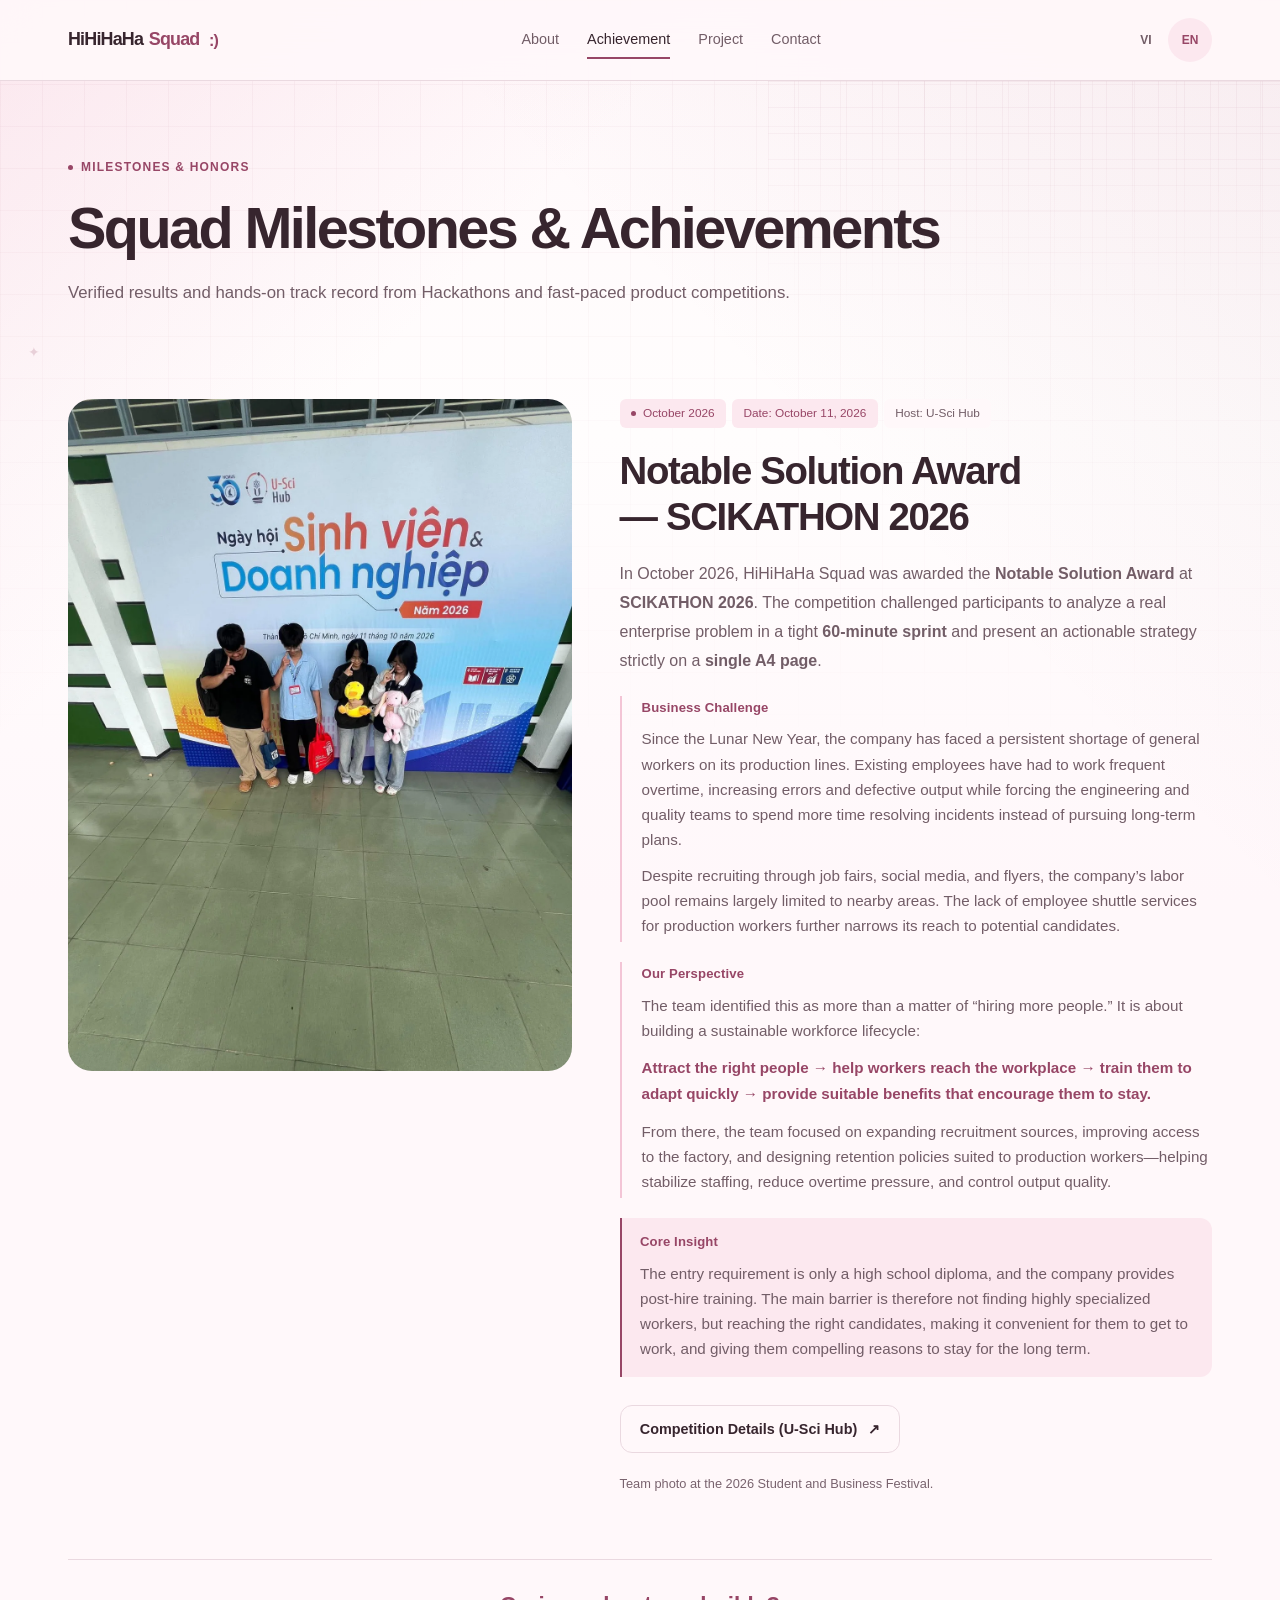
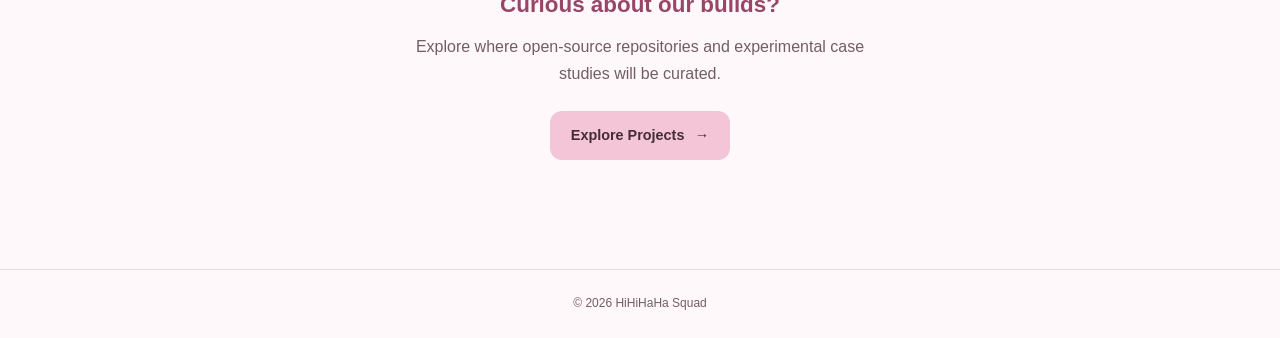
<file: en/achievement.html>
<!DOCTYPE html>
<html lang="en">
<head>
  <meta charset="UTF-8">
  <meta name="viewport" content="width=device-width, initial-scale=1.0">
  <title>Achievement | HiHiHaHa Squad</title>
  <meta name="description" content="HiHiHaHa Squad milestones — Notable Solution Award at SCIKATHON 2026 hosted by U-Sci Hub.">
  <meta name="author" content="HiHiHaHa Squad">
  <meta name="theme-color" content="#fff8fa">

  <meta property="og:type" content="website">
  <meta property="og:title" content="Achievement | HiHiHaHa Squad">
  <meta property="og:description" content="Notable Solution Award at SCIKATHON 2026 — Milestone of HiHiHaHa Squad.">
  <meta property="og:image" content="../scikathon.png">

  <link rel="alternate" hreflang="vi" href="../achievement.html">
  <link rel="alternate" hreflang="en" href="achievement.html">

  <link rel="icon" type="image/svg+xml" href="../favicon.svg">
  <link rel="stylesheet" href="../assets/css/styles.css">
</head>
<body id="top">
  <!-- Skip Link -->
  <a class="skip-link" href="#main">Skip to main content</a>

  <!-- Header -->
  <header class="site-header">
    <div class="container header-inner">
      <a href="index.html" class="site-brand" aria-label="HiHiHaHa Squad — Home">
        <span>HiHiHaHa</span>
        <span class="brand-text-accent">Squad</span>
        <span class="brand-smiley" aria-hidden="true">:)</span>
      </a>

      <!-- Desktop Nav -->
      <nav class="site-nav" aria-label="Main Navigation">
        <a href="about.html" class="nav-link">About</a>
        <a href="achievement.html" class="nav-link" aria-current="page">Achievement</a>
        <a href="project.html" class="nav-link">Project</a>
        <a href="contact.html" class="nav-link">Contact</a>
      </nav>

      <!-- Language & Mobile Controls -->
      <div class="header-actions">
        <nav class="lang-switch" aria-label="Language selector">
          <a href="../achievement.html" class="lang-btn" lang="vi" hreflang="vi" aria-label="Chuyển sang Tiếng Việt">VI</a>
          <span class="lang-sep" aria-hidden="true">/</span>
          <span class="lang-btn active" aria-current="true">EN</span>
        </nav>

        <button type="button" class="menu-toggle" aria-expanded="false" aria-controls="mobile-nav" aria-label="Toggle navigation menu">
          <span class="menu-toggle-icon" aria-hidden="true">
            <span></span>
            <span></span>
            <span></span>
          </span>
        </button>
      </div>
    </div>

    <!-- Mobile Nav Drawer -->
    <nav id="mobile-nav" class="mobile-nav" aria-label="Mobile Navigation">
      <div class="mobile-nav-list">
        <a href="about.html" class="mobile-nav-link">
          <span>About</span>
          <span aria-hidden="true">→</span>
        </a>
        <a href="achievement.html" class="mobile-nav-link" aria-current="page">
          <span>Achievement</span>
          <span aria-hidden="true">→</span>
        </a>
        <a href="project.html" class="mobile-nav-link">
          <span>Project</span>
          <span aria-hidden="true">→</span>
        </a>
        <a href="contact.html" class="mobile-nav-link">
          <span>Contact</span>
          <span aria-hidden="true">→</span>
        </a>
      </div>
    </nav>
  </header>

  <!-- Main Content -->
  <main id="main" class="site-main">
    <!-- Page Header -->
    <div class="page-header">
      <div class="container page-header-inner page-header-wide">
        <span class="page-eyebrow">
          <span class="badge-dot" aria-hidden="true"></span>
          Milestones &amp; Honors
        </span>
        <h1 class="page-title">Squad Milestones &amp; Achievements</h1>
        <p class="page-lead">
          Verified results and hands-on track record from Hackathons and fast-paced product competitions.
        </p>
      </div>
    </div>

    <!-- Featured Achievement Showcase -->
    <section class="section" aria-labelledby="featured-achievement-title">
      <div class="container">
        <article class="achievement-showcase reveal">
          <!-- Event Photo -->
          <div class="achievement-media">
            <picture>
              <source srcset="../assets/images/achievements/scikathon.webp" type="image/webp">
              <img src="../scikathon.png" alt="HiHiHaHa Squad group photo at SCIKATHON 2026 event" width="1536" height="2048" loading="lazy">
            </picture>
          </div>

          <!-- Event Story & Details -->
          <div class="achievement-content">
            <div class="achievement-meta-list">
              <span class="badge badge-highlight">
                <span class="badge-dot" aria-hidden="true"></span>
                <time datetime="2026-10">October 2026</time>
              </span>
              <span class="badge badge-soft">Date: October 11, 2026</span>
              <span class="badge">Host: U-Sci Hub</span>
            </div>

            <h2 id="featured-achievement-title" class="achievement-award-title">
              Notable Solution Award — SCIKATHON 2026
            </h2>

            <p class="achievement-narrative">
              In October 2026, HiHiHaHa Squad was awarded the <strong>Notable Solution Award</strong> at <strong>SCIKATHON 2026</strong>. The competition challenged participants to analyze a real enterprise problem in a tight <strong>60-minute sprint</strong> and present an actionable strategy strictly on a <strong>single A4 page</strong>.
            </p>

            <div class="achievement-challenge-box">
              <h3 class="challenge-label">Business Challenge</h3>
              <p class="challenge-text">
                Since the Lunar New Year, the company has faced a persistent shortage of general workers on its production lines. Existing employees have had to work frequent overtime, increasing errors and defective output while forcing the engineering and quality teams to spend more time resolving incidents instead of pursuing long-term plans.
              </p>
              <p class="challenge-text">
                Despite recruiting through job fairs, social media, and flyers, the company’s labor pool remains largely limited to nearby areas. The lack of employee shuttle services for production workers further narrows its reach to potential candidates.
              </p>
            </div>

            <div class="achievement-challenge-box">
              <h3 class="challenge-label">Our Perspective</h3>
              <p class="challenge-text">
                The team identified this as more than a matter of “hiring more people.” It is about building a sustainable workforce lifecycle:
              </p>
              <p class="achievement-cycle">
                <strong>Attract the right people → help workers reach the workplace → train them to adapt quickly → provide suitable benefits that encourage them to stay.</strong>
              </p>
              <p class="challenge-text">
                From there, the team focused on expanding recruitment sources, improving access to the factory, and designing retention policies suited to production workers—helping stabilize staffing, reduce overtime pressure, and control output quality.
              </p>
            </div>

            <div class="achievement-challenge-box achievement-insight-box">
              <h3 class="challenge-label">Core Insight</h3>
              <p class="challenge-text">
                The entry requirement is only a high school diploma, and the company provides post-hire training. The main barrier is therefore not finding highly specialized workers, but reaching the right candidates, making it convenient for them to get to work, and giving them compelling reasons to stay for the long term.
              </p>
            </div>

            <div style="display: flex; flex-wrap: wrap; align-items: center; gap: 1rem; padding-top: 0.5rem;">
              <a href="https://uscihub.vn/scikathon-2026/" target="_blank" rel="noopener noreferrer" class="btn btn-secondary" style="font-size: 0.9rem; padding: 0.6rem 1.2rem;">
                <span>Competition Details (U-Sci Hub)</span>
                <span aria-hidden="true">↗</span>
              </a>
            </div>

            <p class="achievement-source-note">Team photo at the 2026 Student and Business Festival.</p>
          </div>
        </article>

        <!-- Forward CTA -->
        <div class="card reveal" style="margin-top: var(--space-16); text-align: center; display: flex; flex-direction: column; align-items: center; gap: 1rem;">
          <h3 style="font-size: 1.4rem; color: var(--color-highlight);">Curious about our builds?</h3>
          <p style="color: var(--color-muted); max-width: 52ch;">
            Explore where open-source repositories and experimental case studies will be curated.
          </p>
          <a href="project.html" class="btn btn-primary" style="margin-top: 0.5rem;">
            <span>Explore Projects</span>
            <span aria-hidden="true">→</span>
          </a>
        </div>
      </div>
    </section>
  </main>

  <!-- Footer -->
  <footer class="site-footer">
    <div class="container">
      <div class="footer-bottom">
        <p>© 2026 HiHiHaHa Squad</p>
      </div>
    </div>
  </footer>

  <script src="../assets/js/main.js"></script>
</body>
</html>
</file>
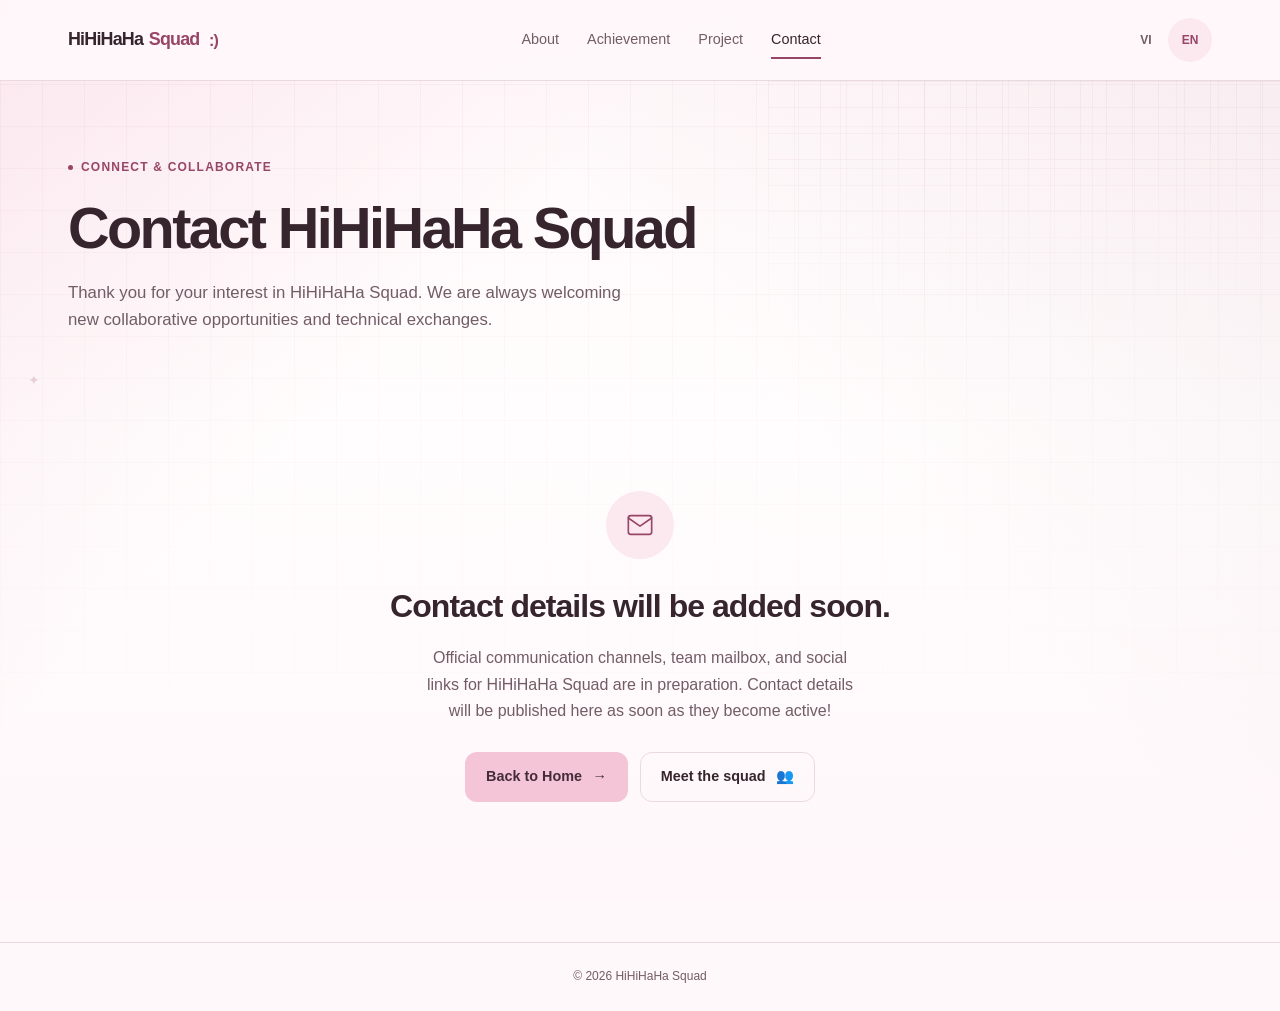
<file: en/contact.html>
<!DOCTYPE html>
<html lang="en">
<head>
  <meta charset="UTF-8">
  <meta name="viewport" content="width=device-width, initial-scale=1.0">
  <title>Contact | HiHiHaHa Squad</title>
  <meta name="description" content="Connect with HiHiHaHa Squad — Data Science Hackathon team from University of Science, VNU-HCM.">
  <meta name="author" content="HiHiHaHa Squad">
  <meta name="theme-color" content="#fff8fa">

  <meta property="og:type" content="website">
  <meta property="og:title" content="Contact | HiHiHaHa Squad">
  <meta property="og:description" content="Connect with HiHiHaHa Squad — Data Science Hackathon team from VNUHCM-US.">
  <meta property="og:image" content="../homepage.png">

  <link rel="alternate" hreflang="vi" href="../contact.html">
  <link rel="alternate" hreflang="en" href="contact.html">

  <link rel="icon" type="image/svg+xml" href="../favicon.svg">
  <link rel="stylesheet" href="../assets/css/styles.css">
</head>
<body id="top">
  <!-- Skip Link -->
  <a class="skip-link" href="#main">Skip to main content</a>

  <!-- Header -->
  <header class="site-header">
    <div class="container header-inner">
      <a href="index.html" class="site-brand" aria-label="HiHiHaHa Squad — Home">
        <span>HiHiHaHa</span>
        <span class="brand-text-accent">Squad</span>
        <span class="brand-smiley" aria-hidden="true">:)</span>
      </a>

      <!-- Desktop Nav -->
      <nav class="site-nav" aria-label="Main Navigation">
        <a href="about.html" class="nav-link">About</a>
        <a href="achievement.html" class="nav-link">Achievement</a>
        <a href="project.html" class="nav-link">Project</a>
        <a href="contact.html" class="nav-link" aria-current="page">Contact</a>
      </nav>

      <!-- Language & Mobile Controls -->
      <div class="header-actions">
        <nav class="lang-switch" aria-label="Language selector">
          <a href="../contact.html" class="lang-btn" lang="vi" hreflang="vi" aria-label="Chuyển sang Tiếng Việt">VI</a>
          <span class="lang-sep" aria-hidden="true">/</span>
          <span class="lang-btn active" aria-current="true">EN</span>
        </nav>

        <button type="button" class="menu-toggle" aria-expanded="false" aria-controls="mobile-nav" aria-label="Toggle navigation menu">
          <span class="menu-toggle-icon" aria-hidden="true">
            <span></span>
            <span></span>
            <span></span>
          </span>
        </button>
      </div>
    </div>

    <!-- Mobile Nav Drawer -->
    <nav id="mobile-nav" class="mobile-nav" aria-label="Mobile Navigation">
      <div class="mobile-nav-list">
        <a href="about.html" class="mobile-nav-link">
          <span>About</span>
          <span aria-hidden="true">→</span>
        </a>
        <a href="achievement.html" class="mobile-nav-link">
          <span>Achievement</span>
          <span aria-hidden="true">→</span>
        </a>
        <a href="project.html" class="mobile-nav-link">
          <span>Project</span>
          <span aria-hidden="true">→</span>
        </a>
        <a href="contact.html" class="mobile-nav-link" aria-current="page">
          <span>Contact</span>
          <span aria-hidden="true">→</span>
        </a>
      </div>
    </nav>
  </header>

  <!-- Main Content -->
  <main id="main" class="site-main">
    <!-- Page Header -->
    <div class="page-header">
      <div class="container page-header-inner">
        <span class="page-eyebrow">
          <span class="badge-dot" aria-hidden="true"></span>
          Connect &amp; Collaborate
        </span>
        <h1 class="page-title">Contact HiHiHaHa Squad</h1>
        <p class="page-lead">
          Thank you for your interest in HiHiHaHa Squad. We are always welcoming new collaborative opportunities and technical exchanges.
        </p>
      </div>
    </div>

    <!-- Empty State Section -->
    <section class="section" aria-labelledby="empty-contact-title">
      <div class="container">
        <div class="empty-state-card reveal">
          <div class="empty-state-icon" aria-hidden="true">
            <svg width="36" height="36" viewBox="0 0 24 24" fill="none" stroke="currentColor" stroke-width="2" stroke-linecap="round" stroke-linejoin="round">
              <path d="M4 4h16c1.1 0 2 .9 2 2v12c0 1.1-.9 2-2 2H4c-1.1 0-2-.9-2-2V6c0-1.1.9-2 2-2z"></path>
              <polyline points="22,6 12,13 2,6"></polyline>
            </svg>
          </div>

          <h2 id="empty-contact-title" class="empty-state-title">
            Contact details will be added soon.
          </h2>

          <p class="empty-state-desc">
            Official communication channels, team mailbox, and social links for HiHiHaHa Squad are in preparation. Contact details will be published here as soon as they become active!
          </p>

          <div class="empty-state-actions">
            <a href="index.html" class="btn btn-primary">
              <span>Back to Home</span>
              <span aria-hidden="true">→</span>
            </a>
            <a href="about.html" class="btn btn-secondary">
              <span>Meet the squad</span>
              <span aria-hidden="true">👥</span>
            </a>
          </div>
        </div>
      </div>
    </section>
  </main>

  <!-- Footer -->
  <footer class="site-footer">
    <div class="container">
      <div class="footer-bottom">
        <p>© 2026 HiHiHaHa Squad</p>
      </div>
    </div>
  </footer>

  <script src="../assets/js/main.js"></script>
</body>
</html>
</file>
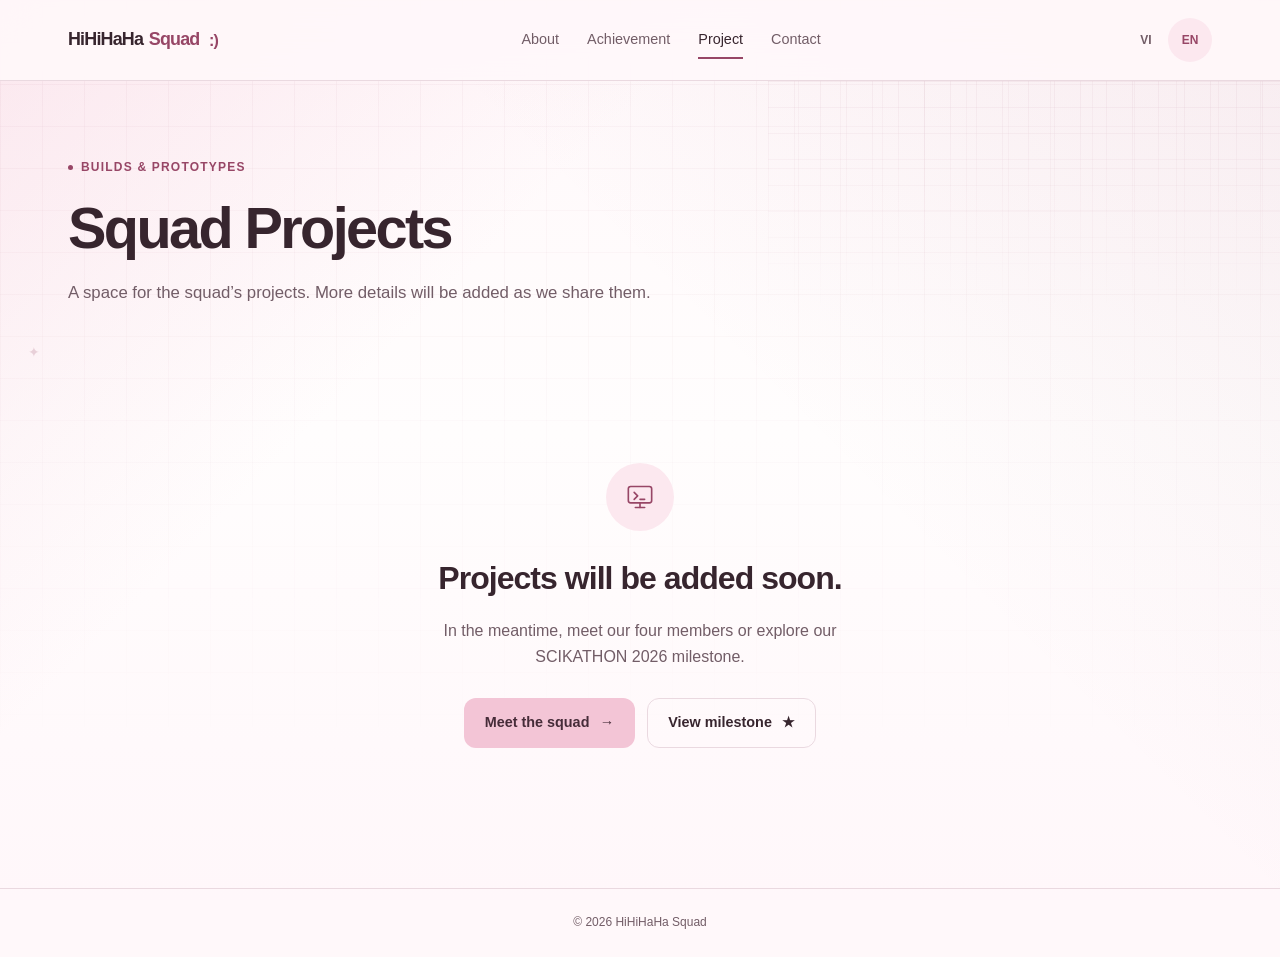
<file: en/project.html>
<!DOCTYPE html>
<html lang="en">
<head>
  <meta charset="UTF-8">
  <meta name="viewport" content="width=device-width, initial-scale=1.0">
  <title>Project | HiHiHaHa Squad</title>
  <meta name="description" content="Projects and software builds by HiHiHaHa Squad — upcoming Hackathon solutions and data science research.">
  <meta name="author" content="HiHiHaHa Squad">
  <meta name="theme-color" content="#fff8fa">

  <meta property="og:type" content="website">
  <meta property="og:title" content="Project | HiHiHaHa Squad">
  <meta property="og:description" content="Projects and software builds by HiHiHaHa Squad.">
  <meta property="og:image" content="../homepage.png">

  <link rel="alternate" hreflang="vi" href="../project.html">
  <link rel="alternate" hreflang="en" href="project.html">

  <link rel="icon" type="image/svg+xml" href="../favicon.svg">
  <link rel="stylesheet" href="../assets/css/styles.css">
</head>
<body id="top">
  <!-- Skip Link -->
  <a class="skip-link" href="#main">Skip to main content</a>

  <!-- Header -->
  <header class="site-header">
    <div class="container header-inner">
      <a href="index.html" class="site-brand" aria-label="HiHiHaHa Squad — Home">
        <span>HiHiHaHa</span>
        <span class="brand-text-accent">Squad</span>
        <span class="brand-smiley" aria-hidden="true">:)</span>
      </a>

      <!-- Desktop Nav -->
      <nav class="site-nav" aria-label="Main Navigation">
        <a href="about.html" class="nav-link">About</a>
        <a href="achievement.html" class="nav-link">Achievement</a>
        <a href="project.html" class="nav-link" aria-current="page">Project</a>
        <a href="contact.html" class="nav-link">Contact</a>
      </nav>

      <!-- Language & Mobile Controls -->
      <div class="header-actions">
        <nav class="lang-switch" aria-label="Language selector">
          <a href="../project.html" class="lang-btn" lang="vi" hreflang="vi" aria-label="Chuyển sang Tiếng Việt">VI</a>
          <span class="lang-sep" aria-hidden="true">/</span>
          <span class="lang-btn active" aria-current="true">EN</span>
        </nav>

        <button type="button" class="menu-toggle" aria-expanded="false" aria-controls="mobile-nav" aria-label="Toggle navigation menu">
          <span class="menu-toggle-icon" aria-hidden="true">
            <span></span>
            <span></span>
            <span></span>
          </span>
        </button>
      </div>
    </div>

    <!-- Mobile Nav Drawer -->
    <nav id="mobile-nav" class="mobile-nav" aria-label="Mobile Navigation">
      <div class="mobile-nav-list">
        <a href="about.html" class="mobile-nav-link">
          <span>About</span>
          <span aria-hidden="true">→</span>
        </a>
        <a href="achievement.html" class="mobile-nav-link">
          <span>Achievement</span>
          <span aria-hidden="true">→</span>
        </a>
        <a href="project.html" class="mobile-nav-link" aria-current="page">
          <span>Project</span>
          <span aria-hidden="true">→</span>
        </a>
        <a href="contact.html" class="mobile-nav-link">
          <span>Contact</span>
          <span aria-hidden="true">→</span>
        </a>
      </div>
    </nav>
  </header>

  <!-- Main Content -->
  <main id="main" class="site-main">
    <!-- Page Header -->
    <div class="page-header">
      <div class="container page-header-inner">
        <span class="page-eyebrow">
          <span class="badge-dot" aria-hidden="true"></span>
          Builds &amp; Prototypes
        </span>
        <h1 class="page-title">Squad Projects</h1>
        <p class="page-lead">A space for the squad’s projects. More details will be added as we share them.</p>
      </div>
    </div>

    <!-- Empty State Section -->
    <section class="section" aria-labelledby="empty-state-title">
      <div class="container">
        <div class="empty-state-card reveal">
          <div class="empty-state-icon" aria-hidden="true">
            <svg width="36" height="36" viewBox="0 0 24 24" fill="none" stroke="currentColor" stroke-width="2" stroke-linecap="round" stroke-linejoin="round">
              <rect x="2" y="3" width="20" height="14" rx="2" ry="2"></rect>
              <line x1="8" y1="21" x2="16" y2="21"></line>
              <line x1="12" y1="17" x2="12" y2="21"></line>
              <path d="M7 8l3 3-3 3"></path>
              <line x1="12" y1="14" x2="16" y2="14"></line>
            </svg>
          </div>

          <h2 id="empty-state-title" class="empty-state-title">
            Projects will be added soon.
          </h2>

          <p class="empty-state-desc">In the meantime, meet our four members or explore our SCIKATHON 2026 milestone.</p>

          <div class="empty-state-actions">
            <a href="about.html" class="btn btn-primary">
              <span>Meet the squad</span>
              <span aria-hidden="true">→</span>
            </a>
            <a href="achievement.html" class="btn btn-secondary">
              <span>View milestone</span>
              <span aria-hidden="true">★</span>
            </a>
          </div>
        </div>
      </div>
    </section>
  </main>

  <!-- Footer -->
  <footer class="site-footer">
    <div class="container">
      <div class="footer-bottom">
        <p>© 2026 HiHiHaHa Squad</p>
      </div>
    </div>
  </footer>

  <script src="../assets/js/main.js"></script>
</body>
</html>
</file>
<file: assets/css/styles.css>
/* HiHiHaHa Squad — minimal pastel pink, shared by both languages. */
:root {
  color-scheme: light;
  --color-bg: #fff8fa; --color-surface: #ffffff; --color-surface-raised: #fce8ef;
  --color-text: #37252e; --color-muted: #725d67; --color-subtle: #79636e;
  --color-primary: #974666; --color-highlight: #974666; --color-accent: #f3c5d6;
  --color-on-accent: #462c39; --color-border: #ead9e0;
  --header-height: 5rem;
  --font-sans: -apple-system, BlinkMacSystemFont, "Segoe UI", Arial, sans-serif;
  --radius-sm: 8px; --radius-md: 12px; --radius-lg: 20px; --radius-xl: 24px;
  --container-max: 1240px;
  --space-4: 1rem; --space-8: 2rem; --space-12: 3rem; --space-16: 4rem; --space-24: 6rem;
  --transition-fast: 180ms ease;
}
*, *::before, *::after { box-sizing: border-box; }
* { margin: 0; padding: 0; }
html { font-family: var(--font-sans); background: var(--color-bg); color: var(--color-text); line-height: 1.65; scroll-behavior: smooth; -webkit-text-size-adjust: 100%; }
body {
  min-height: 100vh;
  display: flex;
  flex-direction: column;
  background:
    linear-gradient(135deg, rgba(243, 197, 214, .34) 0, rgba(243, 197, 214, 0) 34%),
    linear-gradient(225deg, rgba(151, 70, 102, .07) 0, rgba(151, 70, 102, 0) 42%),
    linear-gradient(180deg, #fff8fa 0%, #fffdfd 48%, #fff7fa 100%);
  background-attachment: fixed;
}
body::before { content: ""; position: fixed; inset: 0; z-index: 0; pointer-events: none; }
body::before {
  background-image:
    linear-gradient(rgba(151, 70, 102, .1) 1px, transparent 1px),
    linear-gradient(90deg, rgba(151, 70, 102, .1) 1px, transparent 1px);
  background-size: 42px 42px;
  opacity: .42;
  -webkit-mask-image: linear-gradient(180deg, #000 0%, rgba(0, 0, 0, .72) 34%, transparent 88%);
  mask-image: linear-gradient(180deg, #000 0%, rgba(0, 0, 0, .72) 34%, transparent 88%);
}
main { position: relative; z-index: 1; flex: 1; }
h1, h2, h3, h4 { line-height: 1.2; font-weight: 650; text-wrap: balance; }
p { color: var(--color-muted); max-width: 68ch; }
a { color: var(--color-primary); text-decoration: none; }
a:hover { color: var(--color-text); }
button { font: inherit; }
img, picture { display: block; max-width: 100%; height: auto; }
ul, ol { list-style: none; }
section[id], main[id], #top { scroll-margin-top: calc(var(--header-height) + 1rem); }
:focus-visible { outline: 3px solid var(--color-primary); outline-offset: 5px; }
::selection { background: var(--color-accent); color: var(--color-text); }
.container { width: 100%; max-width: var(--container-max); margin-inline: auto; padding-inline: clamp(1.25rem, 4vw, 3rem); }
.section { position: relative; padding-block: clamp(3rem, 6vw, 5rem); }
.section::before { content: "✦"; position: absolute; top: 1.5rem; left: max(1.5rem, calc((100vw - var(--container-max)) / 2 + .5rem)); color: rgba(151, 70, 102, .2); font-size: .85rem; line-height: 1; pointer-events: none; }
.section:nth-of-type(even)::before { right: max(1.5rem, calc((100vw - var(--container-max)) / 2 + .5rem)); left: auto; }
.skip-link { position: fixed; top: -100px; left: 1rem; z-index: 200; padding: .75rem 1rem; background: var(--color-text); color: white; border-radius: var(--radius-sm); }
.skip-link:focus { top: 1rem; color: white; }

/* Navigation stays usable without JavaScript. */
.site-header { position: sticky; top: 0; z-index: 100; background: rgba(255, 248, 250, .92); border-bottom: 1px solid var(--color-border); backdrop-filter: blur(16px); }
.header-inner { min-height: var(--header-height); display: flex; align-items: center; justify-content: space-between; gap: 1rem; }
.site-brand { display: inline-flex; align-items: center; gap: .35rem; font-size: 1.12rem; font-weight: 750; letter-spacing: -.045em; color: var(--color-text); white-space: nowrap; }
.brand-text-accent, .brand-smiley { color: var(--color-primary); }
.brand-smiley { margin-left: .25rem; font-size: .9em; }
.site-nav { display: none; align-items: center; gap: 1.75rem; }
.nav-link { padding-block: .75rem; font-size: .9rem; color: var(--color-muted); position: relative; }
.nav-link[aria-current="page"] { color: var(--color-text); }
.nav-link[aria-current="page"]::after { content: ""; position: absolute; bottom: .3rem; left: 0; right: 0; height: 2px; background: var(--color-primary); }
.header-actions { display: flex; align-items: center; gap: .75rem; flex-shrink: 0; }
.lang-switch { display: inline-flex; align-items: center; font-size: .75rem; line-height: 1; }
.lang-btn { min-width: 44px; min-height: 44px; display: inline-flex; align-items: center; justify-content: center; border-radius: 50%; color: var(--color-muted); font-weight: 600; }
.lang-btn.active { color: var(--color-primary); background: var(--color-surface-raised); }
.lang-btn:hover { background: var(--color-surface-raised); }
.lang-sep { display: none; }
.menu-toggle { display: none; align-items: center; justify-content: center; width: 44px; height: 44px; border: 1px solid var(--color-border); background: transparent; color: var(--color-text); border-radius: 50%; cursor: pointer; }
.nav-enhanced .menu-toggle { display: inline-flex; }
.menu-toggle-icon { display: flex; flex-direction: column; justify-content: space-between; width: 18px; height: 14px; }
.menu-toggle-icon span { width: 100%; height: 1.5px; background: currentColor; transition: transform var(--transition-fast), opacity var(--transition-fast); }
.menu-toggle[aria-expanded="true"] .menu-toggle-icon span:nth-child(1) { transform: translateY(6.25px) rotate(45deg); }
.menu-toggle[aria-expanded="true"] .menu-toggle-icon span:nth-child(2) { opacity: 0; }
.menu-toggle[aria-expanded="true"] .menu-toggle-icon span:nth-child(3) { transform: translateY(-6.25px) rotate(-45deg); }
.mobile-nav { padding: .5rem 1.25rem 1rem; }
.mobile-nav-list { display: grid; grid-template-columns: repeat(2, minmax(0, 1fr)); gap: .5rem; }
.mobile-nav-link { display: flex; align-items: center; justify-content: space-between; gap: .5rem; min-height: 44px; padding: .5rem .75rem; font-size: .9rem; border-radius: var(--radius-sm); color: var(--color-muted); }
.mobile-nav-link:hover, .mobile-nav-link[aria-current="page"] { color: var(--color-primary); background: var(--color-surface-raised); }
.nav-enhanced .mobile-nav { display: none; }
.nav-enhanced .mobile-nav.is-open { display: block; max-height: calc(100svh - var(--header-height)); overflow-y: auto; }

/* Pastel controls with dark, readable text; no neon or glow. */
.btn { display: inline-flex; align-items: center; justify-content: center; gap: .65rem; min-height: 48px; max-width: 100%; padding: .8rem 1.25rem; font-size: .9rem; font-weight: 600; text-align: center; line-height: 1.5; border: 1px solid transparent; border-radius: var(--radius-md); transition: background var(--transition-fast), transform var(--transition-fast); }
.btn-primary { background: var(--color-accent); color: var(--color-on-accent); }
.btn-primary:hover { background: #edb4ca; color: var(--color-on-accent); }
.btn-secondary, .btn-ghost { color: var(--color-text); border-color: var(--color-border); background: transparent; }
.btn-secondary:hover, .btn-ghost:hover { background: var(--color-surface-raised); }
.badge { display: inline-flex; align-items: center; gap: .45rem; font-size: .74rem; line-height: 1.5; padding: .35rem .7rem; border-radius: 6px; color: var(--color-muted); background: var(--color-bg); }
.badge-soft, .badge-highlight { background: var(--color-surface-raised); color: var(--color-primary); }
.badge-dot { width: 5px; height: 5px; border-radius: 50%; background: currentColor; flex-shrink: 0; }

/* Original group photo: light dim, natural 4:3 framing. */
.hero { position: relative; display: grid; grid-template-columns: minmax(0, 1fr); max-width: var(--container-max); margin: auto; padding: 2rem clamp(1.25rem, 4vw, 3rem) 0; gap: 2rem; }
.hero-media { position: relative; overflow: hidden; border-radius: var(--radius-xl); aspect-ratio: 4 / 3; background: var(--color-surface-raised); }
.hero-media img { width: 100%; height: 100%; object-fit: cover; }
.hero-media::after { content: ""; position: absolute; inset: 0; background: rgba(55, 37, 46, .1); pointer-events: none; }
.hero-content { padding: 0; align-self: center; }
.hero-tag { margin-bottom: 1.25rem; }
.hero-tag .badge { background: transparent; padding: 0; font-size: .72rem; letter-spacing: .06em; }
.hero-title { font-size: clamp(2.8rem, 6vw, 5.4rem); font-weight: 700; letter-spacing: -.06em; line-height: 1.06; margin-bottom: 1.4rem; color: var(--color-primary); }
.hero-title span { color: var(--color-text); }
.hero-desc { font-size: 1rem; line-height: 1.8; max-width: 43ch; margin-bottom: 1.75rem; }
.hero-actions { display: flex; flex-wrap: wrap; gap: .75rem; margin-bottom: 1.75rem; }
.hero-teaser { display: flex; align-items: flex-start; gap: .6rem; max-width: 42ch; padding-top: 1.25rem; border-top: 1px solid var(--color-border); font-size: .8rem; color: var(--color-muted); }
.hero-teaser .badge-dot { margin-top: .6rem; }
.hero-teaser strong { font-weight: 600; color: var(--color-text); }
.intro-strip { display: grid; gap: 1.5rem; border-top: 1px solid var(--color-border); padding-top: 2.5rem; }
.intro-label { color: var(--color-primary); font-size: .8rem; letter-spacing: .06em; }
.intro-copy { display: grid; gap: 1rem; }
.intro-copy h2 { font-size: clamp(1.5rem, 3vw, 2rem); letter-spacing: -.035em; }
.intro-links { display: flex; flex-wrap: wrap; gap: 1.5rem; }
.intro-links a { display: inline-flex; align-items: center; min-height: 44px; font-size: .9rem; text-decoration: underline; text-underline-offset: 5px; }

/* Spacious subpage headings and editorial layouts. */
.page-header { position: relative; overflow: hidden; padding-top: clamp(2.5rem, 6vw, 5rem); padding-bottom: 1rem; }
.page-header::before { content: ""; position: absolute; width: min(42vw, 32rem); height: 100%; inset: 0 0 auto auto; background-image: linear-gradient(rgba(151, 70, 102, .12) 1px, transparent 1px), linear-gradient(90deg, rgba(151, 70, 102, .12) 1px, transparent 1px); background-size: 26px 26px; opacity: .46; -webkit-mask-image: linear-gradient(180deg, #000 0%, transparent 100%); mask-image: linear-gradient(180deg, #000 0%, transparent 100%); pointer-events: none; }
.page-header-inner { position: relative; z-index: 1; display: flex; flex-direction: column; gap: 1rem; }
.page-eyebrow { display: inline-flex; align-items: center; gap: .5rem; font-size: .75rem; font-weight: 600; letter-spacing: .1em; text-transform: uppercase; color: var(--color-primary); }
.page-title { font-size: clamp(2rem, 4.8vw, 3.6rem); letter-spacing: -.045em; max-width: 22ch; }
.page-lead { font-size: 1.05rem; max-width: 63ch; }
.page-header-wide .page-title, .page-header-wide .page-lead { max-width: none; }
.card { border-top: 1px solid var(--color-border); padding: 2rem 0; }
.about-grid { display: grid; gap: 3rem; margin-bottom: 4.5rem; }
.story-card { display: flex; flex-direction: column; gap: 1.25rem; }
.story-card h2 { font-size: 1.6rem; letter-spacing: -.03em; }
.story-card p { font-size: 1.025rem; }
.quick-facts { border-top: 1px solid var(--color-border); }
.fact-item { padding: 1rem 0; border-bottom: 1px solid var(--color-border); display: flex; gap: 1rem; }
.fact-icon { display: none; }
.fact-title { font-size: .75rem; color: var(--color-muted); margin-bottom: .25rem; }
.fact-value { font-size: .95rem; font-weight: 600; }
.members-section-title { font-size: clamp(1.7rem, 3vw, 2.25rem); letter-spacing: -.035em; margin-bottom: 2rem; }
.members-grid { display: grid; gap: 1rem; }
.member-card { display: flex; flex-direction: column; align-items: flex-start; gap: .6rem; padding: 1.5rem; border: 1px solid var(--color-border); border-radius: var(--radius-lg); background: var(--color-surface); }
.member-avatar { width: 52px; height: 52px; border-radius: 50%; background: var(--color-surface-raised); display: grid; place-items: center; color: var(--color-primary); font-size: .8rem; font-weight: 650; margin-bottom: .8rem; }
.member-name { font-size: 1.12rem; }
.member-major { font-size: .8rem; color: var(--color-primary); }
.member-school { font-size: .82rem; }
.achievement-showcase { display: grid; gap: 2rem; align-items: start; }
.achievement-media { border-radius: var(--radius-xl); overflow: hidden; background: var(--color-surface-raised); }
.achievement-media img { width: 100%; height: auto; }
.achievement-content { display: flex; flex-direction: column; gap: 1.25rem; }
.achievement-award-title { font-size: clamp(1.75rem, 3vw, 2.6rem); color: var(--color-text); letter-spacing: -.035em; }
.achievement-meta-list { display: flex; flex-wrap: wrap; gap: .4rem; }
.achievement-narrative { line-height: 1.8; }
.achievement-challenge-box { border-left: 2px solid var(--color-accent); padding: .25rem 0 .25rem 1.25rem; display: grid; gap: .7rem; }
.challenge-label { font-size: .82rem; color: var(--color-primary); font-weight: 700; letter-spacing: .01em; }
.challenge-text { font-size: .95rem; }
.achievement-cycle { color: var(--color-highlight); font-size: .95rem; line-height: 1.75; }
.achievement-insight-box { background: var(--color-surface-raised); border-left-color: var(--color-primary); border-radius: 0 var(--radius-md) var(--radius-md) 0; padding: 1rem 1.15rem; }
.achievement-source-note { font-size: .8rem; color: var(--color-subtle); }
.empty-state-card { display: flex; flex-direction: column; align-items: center; gap: 1.25rem; text-align: center; max-width: 680px; margin: auto; padding: clamp(1.5rem, 5vw, 4rem) 0; }
.empty-state-icon { width: 68px; height: 68px; display: grid; place-items: center; background: var(--color-surface-raised); color: var(--color-primary); border-radius: 50%; margin-bottom: .5rem; }
.empty-state-icon svg { width: 28px; height: 28px; stroke-width: 1.4; }
.empty-state-title { font-size: clamp(1.5rem, 3vw, 2rem); letter-spacing: -.03em; }
.empty-state-desc { max-width: 48ch; }
.empty-state-actions { display: flex; flex-wrap: wrap; justify-content: center; gap: .75rem; margin-top: .5rem; }
.site-footer { position: relative; z-index: 1; border-top: 1px solid var(--color-border); padding-block: 1.5rem; margin-top: auto; background: rgba(255, 248, 250, .5); }
.footer-bottom { display: flex; justify-content: center; align-items: center; text-align: center; font-size: .75rem; }

/* Content stays visible if JavaScript or the observer fails. */
.reveal { opacity: 1; }
.reveal.is-revealed { animation: reveal-in 400ms ease both; }
@keyframes reveal-in { from { transform: translateY(10px); } to { transform: translateY(0); } }
@media (min-width: 600px) { .members-grid { grid-template-columns: repeat(2, minmax(0, 1fr)); } }
@media (min-width: 768px) {
  .intro-strip { grid-template-columns: 1fr 2fr; gap: 3rem; }
}
@media (min-width: 900px) {
  .site-nav { display: flex; }
  .nav-enhanced .menu-toggle, .mobile-nav, .nav-enhanced .mobile-nav.is-open { display: none; }
  .hero { grid-template-columns: minmax(0, .95fr) minmax(0, 1.15fr); align-items: center; padding-top: 3.5rem; gap: 3rem; }
  .hero-media { grid-column: 2; grid-row: 1; }
  .hero-content { grid-column: 1; grid-row: 1; }
  .about-grid { grid-template-columns: 1.35fr 1fr; gap: 5rem; }
  .achievement-showcase { grid-template-columns: minmax(0, .85fr) minmax(0, 1fr); gap: 3rem; }
}
@media (min-width: 1100px) { .members-grid { grid-template-columns: repeat(4, minmax(0, 1fr)); } }
@media (max-width: 379px) {
  .header-inner { gap: .4rem; padding-inline: 1rem; }
  .site-header .site-brand { font-size: .92rem; gap: .2rem; }
  .site-header .brand-smiley { display: none; }
  .header-actions { gap: .25rem; }
  .hero-tag .badge { letter-spacing: 0; }
}
@media (max-width: 768px) {
  body { background-attachment: scroll; }
  body::before { background-size: 32px 32px; opacity: .3; }
  .page-header::before { width: 58vw; background-size: 22px 22px; opacity: .32; }
  .section::before { opacity: .75; }
}
@media (hover: hover) { .btn:hover { transform: translateY(-1px); } }
@media (prefers-reduced-motion: reduce) {
  html { scroll-behavior: auto; }
  *, *::before, *::after { animation: none !important; transition: none !important; }
  .btn:hover { transform: none; }
}
</file>
